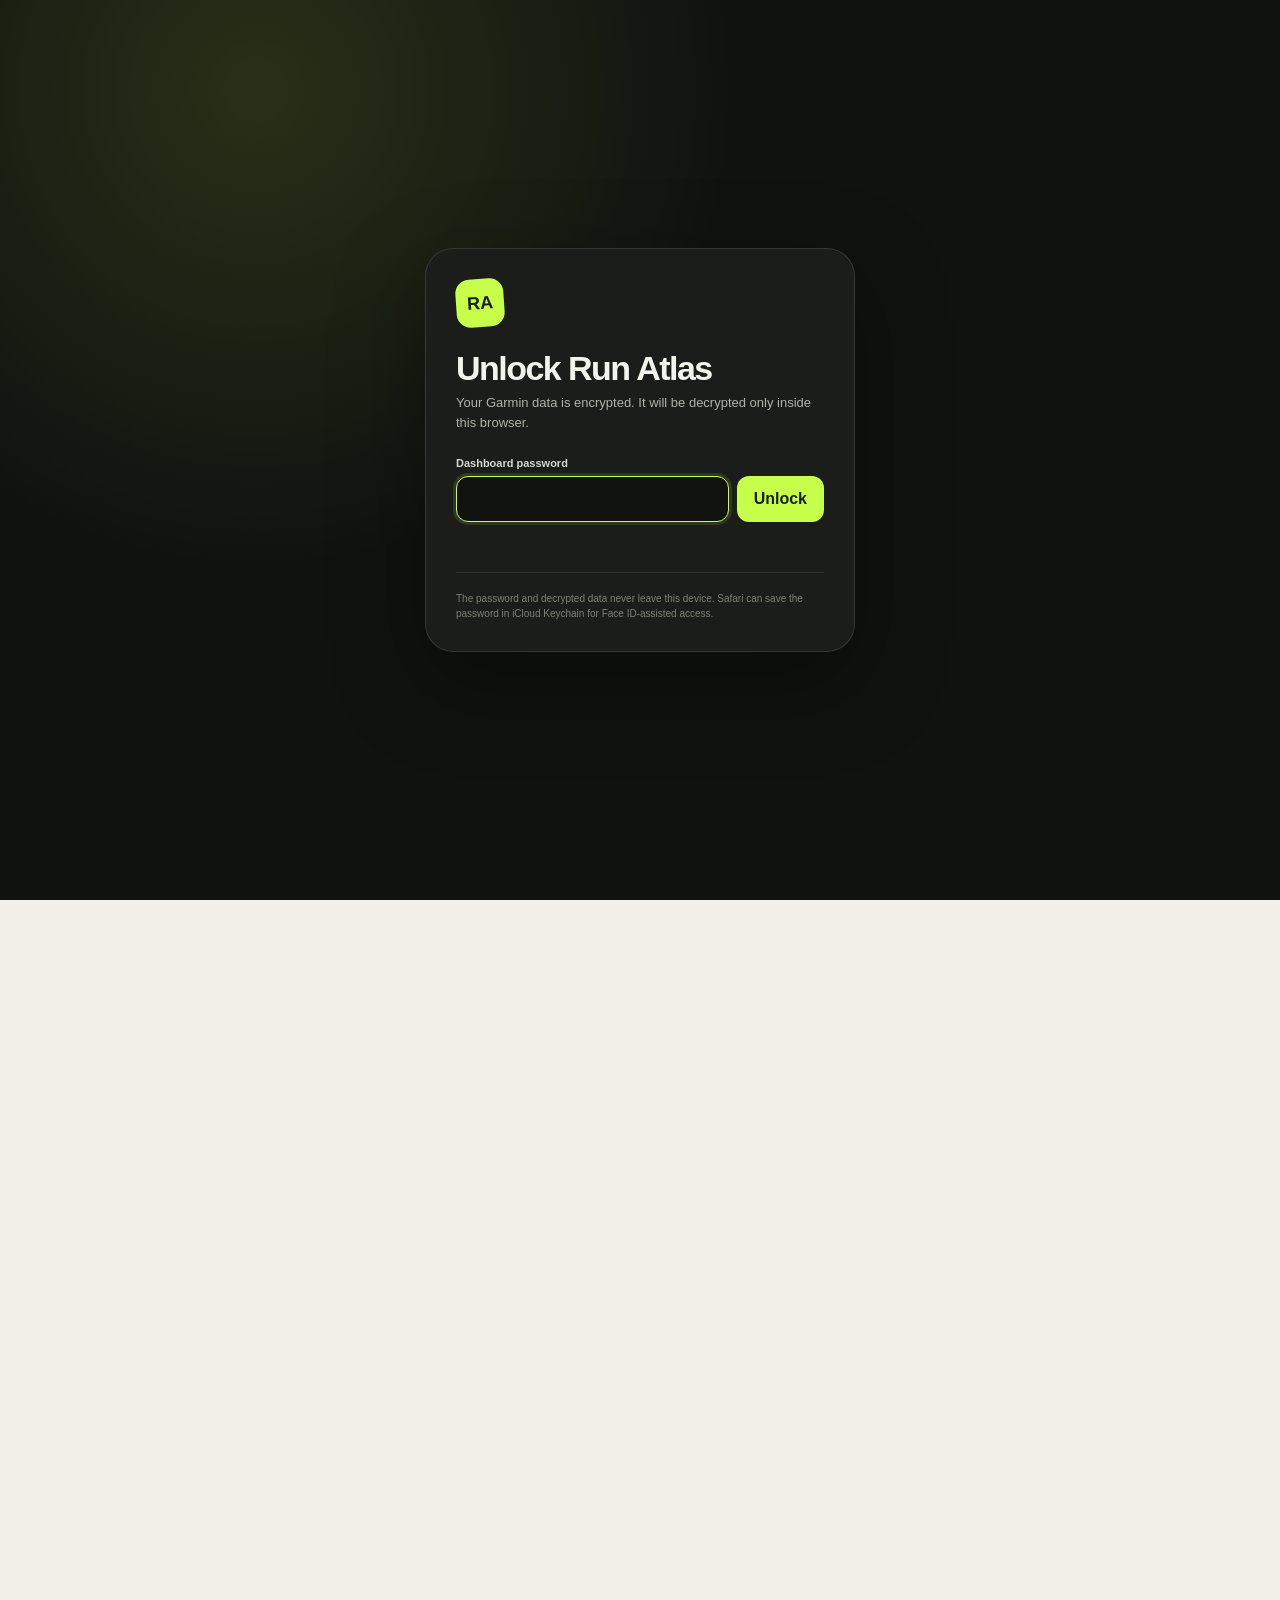
<file: docs/index.html>
<!doctype html>
<html lang="en">
<head>
<meta name="robots" content="noindex,nofollow">
<meta name="referrer" content="no-referrer">
<meta name="theme-color" content="#101210">
<meta name="apple-mobile-web-app-capable" content="yes">
<meta name="apple-mobile-web-app-status-bar-style" content="black-translucent">
<meta name="apple-mobile-web-app-title" content="Run Atlas">
<link rel="manifest" href="manifest.webmanifest">
<link rel="icon" href="icon.svg" type="image/svg+xml">
<link rel="stylesheet" href="unlock.css">

<meta charset="utf-8">
<meta name="viewport" content="width=device-width, initial-scale=1">
<title>Run Atlas</title>
<style>
  :root {
    color-scheme: light;
    --page: #f2f0e9;
    --surface: #fffef9;
    --surface-2: #e9e6dc;
    --ink: #151712;
    --muted: #696c63;
    --faint: #96998f;
    --line: rgba(21, 23, 18, .12);
    --hero: #171b16;
    --hero-ink: #f7f7ef;
    --lime: #c7ff4a;
    --blue: #527dff;
    --teal: #1aa87d;
    --orange: #ef7e42;
    --rose: #d75b67;
    --violet: #9c78ff;
    --shadow: 0 22px 65px rgba(31, 34, 27, .09);
    --radius: 22px;
  }
  :root[data-theme="dark"] {
    color-scheme: dark;
    --page: #101210;
    --surface: #1a1d19;
    --surface-2: #252920;
    --ink: #f2f3eb;
    --muted: #b1b5aa;
    --faint: #7d8277;
    --line: rgba(255, 255, 255, .11);
    --hero: #e9eee2;
    --hero-ink: #111510;
    --lime: #b6ed3f;
    --blue: #7898ff;
    --teal: #41c99d;
    --orange: #ff9864;
    --rose: #f17a86;
    --violet: #b59aff;
    --shadow: 0 24px 70px rgba(0, 0, 0, .28);
  }
  @media (prefers-color-scheme: dark) {
    :root:not([data-theme]) {
      color-scheme: dark;
      --page: #101210;
      --surface: #1a1d19;
      --surface-2: #252920;
      --ink: #f2f3eb;
      --muted: #b1b5aa;
      --faint: #7d8277;
      --line: rgba(255, 255, 255, .11);
      --hero: #e9eee2;
      --hero-ink: #111510;
      --lime: #b6ed3f;
      --blue: #7898ff;
      --teal: #41c99d;
      --orange: #ff9864;
      --rose: #f17a86;
      --violet: #b59aff;
      --shadow: 0 24px 70px rgba(0, 0, 0, .28);
    }
  }

  * { box-sizing: border-box; }
  html { scroll-behavior: smooth; }
  body {
    margin: 0;
    padding: 0 20px 76px;
    background:
      radial-gradient(circle at 7% -4%, color-mix(in srgb, var(--lime) 13%, transparent), transparent 30rem),
      var(--page);
    color: var(--ink);
    font-family: ui-sans-serif, -apple-system, BlinkMacSystemFont, "Segoe UI", sans-serif;
    -webkit-font-smoothing: antialiased;
  }
  button { font: inherit; }
  .wrap { width: min(1200px, 100%); margin: 0 auto; }
  .mono { font-variant-numeric: tabular-nums; }

  header { min-height: 92px; display: flex; align-items: center; gap: 14px; }
  .brand { display: flex; align-items: center; gap: 11px; font-size: 14px; font-weight: 760; }
  .brand-mark {
    width: 31px; height: 31px; display: grid; place-items: center; border-radius: 9px;
    background: var(--ink); color: var(--page); font-size: 10px; letter-spacing: -.04em;
    transform: rotate(-4deg);
  }
  .updated { color: var(--faint); font-size: 11px; }
  .spacer { flex: 1; }
  .theme-btn {
    padding: 8px 13px; border: 1px solid var(--line); border-radius: 999px;
    color: var(--ink); background: color-mix(in srgb, var(--surface) 82%, transparent); cursor: pointer;
  }

  .hero {
    position: relative; overflow: hidden; padding: clamp(26px, 5vw, 58px);
    background: var(--hero); color: var(--hero-ink); border-radius: 34px; box-shadow: var(--shadow);
  }
  .hero::after {
    content: ""; position: absolute; width: 480px; height: 480px; border-radius: 50%;
    right: -170px; top: -250px; background: var(--lime); opacity: .13;
  }
  .periods { position: relative; z-index: 2; display: flex; gap: 5px; flex-wrap: wrap; margin-bottom: 48px; }
  .periods button {
    border: 1px solid color-mix(in srgb, var(--hero-ink) 18%, transparent);
    border-radius: 999px; padding: 8px 12px; color: color-mix(in srgb, var(--hero-ink) 64%, transparent);
    background: transparent; font-size: 11px; cursor: pointer;
  }
  .periods button.active { color: #17200b; background: var(--lime); border-color: var(--lime); font-weight: 760; }
  .hero-grid { position: relative; z-index: 1; display: grid; grid-template-columns: 1.25fr .75fr; gap: 50px; align-items: end; }
  .hero-eyebrow { color: color-mix(in srgb, var(--hero-ink) 56%, transparent); font-size: 11px; font-weight: 800; letter-spacing: .11em; text-transform: uppercase; }
  .distance {
    display: flex; align-items: end; gap: 12px; margin: 12px 0 16px;
    font-size: clamp(86px, 15vw, 168px); line-height: .72; font-weight: 790; letter-spacing: -.085em;
  }
  .distance span { padding-bottom: .08em; font-size: clamp(18px, 2.5vw, 30px); letter-spacing: 0; color: color-mix(in srgb, var(--hero-ink) 62%, transparent); }
  .hero-summary { color: color-mix(in srgb, var(--hero-ink) 68%, transparent); font-size: 13px; }
  .hero-aside {
    padding: 20px; border: 1px solid color-mix(in srgb, var(--hero-ink) 15%, transparent);
    border-radius: 20px; background: color-mix(in srgb, var(--hero-ink) 5%, transparent);
  }
  .aside-label { color: color-mix(in srgb, var(--hero-ink) 50%, transparent); font-size: 10px; letter-spacing: .09em; text-transform: uppercase; }
  .aside-value { margin: 8px 0 5px; font-size: 26px; font-weight: 720; letter-spacing: -.035em; }
  .aside-sub { color: color-mix(in srgb, var(--hero-ink) 58%, transparent); font-size: 11px; line-height: 1.5; }
  .hero-stats {
    position: relative; z-index: 1; display: grid; grid-template-columns: repeat(5, 1fr);
    margin-top: 44px; padding-top: 22px; border-top: 1px solid color-mix(in srgb, var(--hero-ink) 15%, transparent);
  }
  .hero-stat { padding-right: 14px; }
  .hero-stat .label { color: color-mix(in srgb, var(--hero-ink) 46%, transparent); font-size: 9px; letter-spacing: .08em; text-transform: uppercase; }
  .hero-stat .value { margin-top: 5px; font-size: clamp(17px, 2vw, 23px); font-weight: 680; letter-spacing: -.02em; }
  .hero-stat .sub { margin-top: 3px; color: color-mix(in srgb, var(--hero-ink) 42%, transparent); font-size: 9px; }

  .section { margin-top: 54px; }
  .section-head { display: flex; justify-content: space-between; align-items: end; gap: 24px; margin-bottom: 16px; }
  .kicker { color: var(--blue); font-size: 10px; font-weight: 820; letter-spacing: .11em; text-transform: uppercase; }
  h2 { margin: 5px 0 0; font-size: clamp(25px, 3vw, 35px); line-height: 1; letter-spacing: -.045em; }
  .section-note { max-width: 48ch; color: var(--muted); font-size: 11px; line-height: 1.5; text-align: right; }
  .card { padding: 22px; border: 1px solid var(--line); border-radius: var(--radius); background: var(--surface); }
  .card-title { font-size: 14px; font-weight: 740; letter-spacing: -.02em; }
  .card-sub { margin-top: 4px; color: var(--muted); font-size: 11px; line-height: 1.5; }
  .grid-2 { display: grid; grid-template-columns: repeat(2, minmax(0, 1fr)); gap: 12px; }

  .chart { display: block; width: 100%; height: auto; margin-top: 17px; overflow: visible; }
  .grid-line { stroke: var(--line); stroke-width: 1; }
  .axis-label { fill: var(--faint); font-size: 9px; }
  .trend-line { fill: none; stroke-linecap: round; stroke-linejoin: round; stroke-width: 3; }
  .chart-caption { display: flex; justify-content: space-between; gap: 12px; margin-top: 7px; color: var(--muted); font-size: 10px; }

  .easy-share { display: flex; align-items: end; gap: 12px; margin-top: 16px; }
  .easy-share-value { font-size: clamp(48px, 6vw, 72px); line-height: .82; font-weight: 760; letter-spacing: -.06em; }
  .easy-share-label { max-width: 18ch; padding-bottom: 6px; color: var(--muted); font-size: 12px; line-height: 1.35; }
  .zone-track { display: flex; gap: 3px; height: 16px; margin: 18px 0 18px; border-radius: 999px; overflow: hidden; background: var(--surface-2); }
  .zone-segment { min-width: 2px; height: 100%; }
  .zone-legend { display: grid; grid-template-columns: repeat(3, 1fr); gap: 10px; }
  .zone-item { font-size: 10px; color: var(--muted); }
  .zone-item strong { display: block; margin-bottom: 3px; color: var(--ink); font-size: 18px; }
  .swatch { display: inline-block; width: 7px; height: 7px; margin-right: 5px; border-radius: 2px; }

  .vo2-card {
    display: grid; grid-template-columns: minmax(280px, .75fr) minmax(0, 1.25fr);
    gap: clamp(26px, 5vw, 64px); align-items: center; overflow: hidden;
  }
  .vo2-gauge-wrap { position: relative; width: min(330px, 100%); margin: 0 auto; }
  .vo2-gauge { display: block; width: 100%; height: auto; overflow: visible; }
  .vo2-gauge path { fill: none; stroke-width: 12; }
  .vo2-marker { stroke: var(--surface); stroke-width: 4; }
  .vo2-reading {
    position: absolute; inset: 29% 0 auto; display: flex; flex-direction: column;
    align-items: center; pointer-events: none;
  }
  .vo2-reading strong { font-size: 62px; line-height: 1; font-weight: 530; letter-spacing: -.055em; }
  .vo2-reading span { margin-top: 12px; font-size: 18px; }
  .long-card {
    display: grid; grid-template-columns: minmax(180px, .4fr) minmax(0, 1.6fr);
    gap: clamp(20px, 4vw, 48px); align-items: center;
  }
  .long-kicker { color: var(--muted); font-size: 12px; }
  .long-distance {
    display: flex; align-items: end; gap: 8px; margin: 8px 0 6px;
    font-size: clamp(56px, 8vw, 84px); line-height: .8; font-weight: 720; letter-spacing: -.06em;
  }
  .long-distance span { padding-bottom: .12em; font-size: 18px; letter-spacing: 0; color: var(--muted); font-weight: 560; }
  .long-status { font-size: clamp(22px, 3vw, 32px); letter-spacing: -.04em; line-height: 1.05; }
  .long-note { margin-top: 10px; color: var(--muted); font-size: 13px; }
  .long-road { display: block; width: 100%; height: auto; overflow: visible; }
  .long-road-base { fill: var(--surface-2); }
  .long-road-fill { }
  .long-tick { stroke: var(--faint); stroke-width: 1.5; }
  .long-tick-label { fill: var(--faint); font-size: 11px; }

  .vo2-title { display: flex; align-items: center; gap: 9px; color: var(--muted); font-size: 12px; }
  .vo2-title-mark { color: var(--teal); font-size: 18px; }
  .vo2-context h3 { margin: 10px 0 8px; font-size: clamp(25px, 3vw, 36px); letter-spacing: -.045em; }
  .vo2-copy { max-width: 58ch; color: var(--muted); font-size: 12px; line-height: 1.6; }
  .vo2-facts { display: grid; grid-template-columns: repeat(2, minmax(0, 1fr)); gap: 10px; margin-top: 24px; }
  .vo2-fact { padding: 13px 14px; border-radius: 14px; background: var(--surface-2); }
  .vo2-fact .label { color: var(--faint); font-size: 9px; letter-spacing: .07em; text-transform: uppercase; }
  .vo2-fact .value { margin-top: 5px; font-size: 17px; font-weight: 690; letter-spacing: -.025em; }

  .latest-card {
    display: grid; grid-template-columns: minmax(0, .8fr) minmax(0, 1.2fr); gap: 38px;
    color: var(--hero-ink); background: var(--hero);
  }
  .latest-card .kicker { color: var(--lime); }
  .latest-distance { margin: 18px 0 3px; font-size: 56px; font-weight: 760; letter-spacing: -.065em; }
  .latest-distance span { font-size: 15px; letter-spacing: 0; color: color-mix(in srgb, var(--hero-ink) 55%, transparent); }
  .latest-title { color: color-mix(in srgb, var(--hero-ink) 62%, transparent); font-size: 12px; }
  .latest-stat-grid { display: grid; grid-template-columns: repeat(2, 1fr); gap: 18px 12px; margin-top: 28px; }
  .latest-stat .label { color: color-mix(in srgb, var(--hero-ink) 43%, transparent); font-size: 9px; text-transform: uppercase; letter-spacing: .08em; }
  .latest-stat .value { margin-top: 3px; font-size: 18px; font-weight: 670; }
  .read-card { padding: 18px; border-radius: 16px; background: color-mix(in srgb, var(--hero-ink) 7%, transparent); }
  .read-label { color: var(--lime); font-size: 9px; font-weight: 820; letter-spacing: .09em; text-transform: uppercase; }
  .read-text { margin-top: 8px; color: color-mix(in srgb, var(--hero-ink) 78%, transparent); font-size: 12px; line-height: 1.6; }
  .economy-grid { display: grid; grid-template-columns: repeat(3, 1fr); gap: 8px; margin-top: 14px; }
  .economy {
    min-height: 100px; padding: 13px; border-radius: 14px;
    border: 1px solid color-mix(in srgb, var(--hero-ink) 12%, transparent);
  }
  .economy .label { color: color-mix(in srgb, var(--hero-ink) 45%, transparent); font-size: 9px; }
  .economy .value { margin-top: 8px; font-size: 22px; font-weight: 690; }
  .economy .value span { font-size: 10px; color: color-mix(in srgb, var(--hero-ink) 48%, transparent); }
  .economy .delta { margin-top: 4px; color: color-mix(in srgb, var(--hero-ink) 50%, transparent); font-size: 9px; }
  .economy .delta.good { color: var(--lime); }
  .economy .delta.watch { color: var(--orange); }

  .recovery-grid { display: grid; grid-template-columns: repeat(6, minmax(0, 1fr)); gap: 10px; }
  .recovery-card { min-height: 152px; padding: 16px; border: 1px solid var(--line); border-radius: 18px; background: var(--surface); }
  .recovery-label { min-height: 28px; color: var(--muted); font-size: 10px; line-height: 1.35; }
  .recovery-value { margin-top: 11px; font-size: 28px; font-weight: 730; letter-spacing: -.045em; }
  .recovery-value span { font-size: 10px; color: var(--muted); letter-spacing: 0; }
  .recovery-sub { margin-top: 5px; color: var(--faint); font-size: 9px; line-height: 1.4; }
  .mini-bars { display: flex; align-items: end; gap: 3px; height: 27px; margin-top: 14px; }
  .mini-bars i { flex: 1; min-width: 2px; border-radius: 2px 2px 0 0; background: var(--blue); opacity: .65; }
  .empty-value { color: var(--faint); }

  .table-wrap { overflow-x: auto; }
  table { width: 100%; border-collapse: collapse; margin-top: 5px; font-size: 11px; }
  th, td { padding: 12px 9px; border-bottom: 1px solid var(--line); white-space: nowrap; text-align: left; }
  th { color: var(--faint); font-size: 8px; font-weight: 780; letter-spacing: .08em; text-transform: uppercase; }
  td.num, th.num { text-align: right; font-variant-numeric: tabular-nums; }
  tbody tr:first-child { background: color-mix(in srgb, var(--lime) 11%, transparent); }
  tbody tr.run-row { cursor: pointer; }
  tbody tr.run-row:hover { background: color-mix(in srgb, var(--blue) 10%, transparent); }
  tbody tr.run-row:focus-visible { outline: 2px solid var(--blue); outline-offset: -2px; }
  tbody tr:last-child td { border-bottom: 0; }
  .latest-tag { margin-left: 5px; color: var(--teal); font-size: 8px; font-weight: 800; text-transform: uppercase; }
  .open-run {
    margin-top: 16px; padding: 8px 12px; border: 1px solid var(--line); border-radius: 999px;
    background: var(--surface-2); color: var(--ink); cursor: pointer; font-size: 11px; font-weight: 700;
  }
  .run-sheet { position: fixed; inset: 0; z-index: 30; }
  .run-sheet[hidden] { display: none; }
  .run-sheet-backdrop { position: absolute; inset: 0; background: rgba(16, 18, 16, .55); }
  .run-sheet-panel {
    position: absolute; top: 0; right: 0; bottom: 0; width: min(760px, 100%);
    overflow: auto; padding: 22px 22px 48px; background: var(--page); color: var(--ink);
    box-shadow: var(--shadow);
  }
  .run-sheet-top { display: flex; justify-content: space-between; gap: 16px; align-items: start; }
  .run-sheet-kicker { color: var(--blue); font-size: 10px; font-weight: 820; letter-spacing: .11em; text-transform: uppercase; }
  .run-sheet-panel h3 { margin: 6px 0 0; font-size: clamp(28px, 4vw, 40px); letter-spacing: -.045em; }
  .run-sheet-meta { margin-top: 8px; color: var(--muted); font-size: 13px; }
  .run-close {
    padding: 8px 12px; border: 1px solid var(--line); border-radius: 999px;
    background: var(--surface); color: var(--ink); cursor: pointer;
  }
  .run-insight { margin: 22px 0; padding: 16px 18px; border-radius: 18px; background: var(--surface); border: 1px solid var(--line); font-size: 14px; line-height: 1.5; }
  .run-facts { display: grid; grid-template-columns: repeat(3, minmax(0, 1fr)); gap: 10px; margin-bottom: 8px; }
  .run-fact { padding: 12px 14px; border-radius: 14px; background: var(--surface); border: 1px solid var(--line); }
  .run-fact .label { color: var(--faint); font-size: 9px; letter-spacing: .07em; text-transform: uppercase; }
  .run-fact .value { margin-top: 4px; font-size: 18px; font-weight: 700; }
  .run-compare { width: 100%; border-collapse: collapse; margin-top: 8px; font-size: 12px; }
  .run-compare th, .run-compare td { padding: 8px 6px; border-bottom: 1px solid var(--line); text-align: left; }
  .run-compare th { color: var(--faint); font-size: 9px; letter-spacing: .06em; text-transform: uppercase; }
  .run-compare td.num, .run-compare th.num { text-align: right; }

  footer { display: flex; justify-content: space-between; gap: 20px; margin-top: 50px; color: var(--faint); font-size: 9px; line-height: 1.5; }

  @media (max-width: 900px) {
    .hero-grid, .vo2-card, .latest-card, .long-card { grid-template-columns: 1fr; }
    .hero-aside { max-width: 520px; }
    .recovery-grid { grid-template-columns: repeat(3, 1fr); }
    .economy-grid { grid-template-columns: repeat(2, 1fr); }
  }
  @media (max-width: 700px) {
    .hero-stats { grid-template-columns: repeat(3, 1fr); row-gap: 20px; }
    .grid-2 { grid-template-columns: 1fr; }
    .section-head { flex-direction: column; align-items: start; }
    .section-note { text-align: left; }
  }
  @media (max-width: 520px) {
    body { padding: 0 12px 50px; }
    header { min-height: 76px; }
    .updated { display: none; }
    .hero { padding: 24px 20px; border-radius: 24px; }
    .periods { margin-bottom: 38px; }
    .distance { font-size: 86px; }
    .hero-stats { grid-template-columns: repeat(2, 1fr); }
    .recovery-grid, .run-facts { grid-template-columns: repeat(2, 1fr); }
    .economy-grid { grid-template-columns: 1fr; }
    footer { flex-direction: column; }
  }
</style>
</head>
<body class="locked">
<div class="unlock-screen" id="unlock-screen">
  <main class="unlock-card">
    <div class="unlock-mark">RA</div>
    <h1>Unlock Run Atlas</h1>
    <p>Your Garmin data is encrypted. It will be decrypted only inside this browser.</p>
    <form id="unlock-form">
      <label for="unlock-password">Dashboard password</label>
      <div class="unlock-row">
        <input id="unlock-password" type="password" autocomplete="current-password"
               autocapitalize="none" spellcheck="false" required>
        <button id="unlock-submit" type="submit">Unlock</button>
      </div>
      <div class="unlock-error" id="unlock-error" role="alert" aria-live="polite"></div>
    </form>
    <div class="unlock-privacy">
      The password and decrypted data never leave this device. Safari can save
      the password in iCloud Keychain for Face ID-assisted access.
    </div>
  </main>
</div>

<div class="wrap">
  <header>
    <div class="brand"><span class="brand-mark">RA</span> Run Atlas</div>
    <span class="updated" id="updated"></span>
    <span class="spacer"></span>
    <button class="theme-btn" id="theme-btn" type="button" aria-label="Toggle color theme">Theme</button>
  </header>

  <main>
    <section class="hero" aria-labelledby="hero-label">
      <div class="periods" aria-label="Dashboard period">
        <button type="button" data-period="week">This week</button>
        <button type="button" data-period="30d" class="active">Last 30 days</button>
        <button type="button" data-period="block">Current block</button>
      </div>
      <div class="hero-grid">
        <div>
          <div class="hero-eyebrow" id="hero-label">Rolling 30 days</div>
          <div class="distance mono"><b id="hero-km">–</b><span>km</span></div>
          <div class="hero-summary" id="hero-summary"></div>
        </div>
        <div class="hero-aside">
          <div class="aside-label">Rhythm of the period</div>
          <div class="aside-value mono" id="weekly-rate">–</div>
          <div class="aside-sub" id="period-note"></div>
        </div>
      </div>
      <div class="hero-stats" id="hero-stats"></div>
    </section>

    <section class="section" aria-labelledby="momentum-title">
      <div class="section-head">
        <div><div class="kicker">Volume & effort</div><h2 id="momentum-title">Training rhythm</h2></div>
        <div class="section-note">A descriptive view of what happened—distance, frequency and effort distribution—with no goal or target imposed.</div>
      </div>
      <div class="grid-2">
        <article class="card">
          <div class="card-title">Weekly distance</div>
          <div class="card-sub">Bar is the week’s total. The dot marks the longest run that week.</div>
          <div id="weekly-chart"></div>
        </article>
        <article class="card">
          <div class="card-title">Heart-rate zone mix</div>
          <div class="card-sub" id="zone-sub">Time spent at each effort level in the selected period.</div>
          <div id="zones"></div>
        </article>
      </div>
    </section>

    <section class="section" aria-labelledby="vo2-title">
      <div class="section-head">
        <div><div class="kicker">Aerobic capacity</div><h2 id="vo2-title">Running VO₂ max</h2></div>
        <div class="section-note">Garmin’s latest running estimate, refreshed with every sync and shown with its recent context.</div>
      </div>
      <article class="card vo2-card">
        <div class="vo2-gauge-wrap">
          <svg class="vo2-gauge" id="vo2-gauge" viewBox="0 0 300 250" role="img" aria-label="Running VO2 max gauge"></svg>
          <div class="vo2-reading">
            <strong class="mono" id="vo2-value">–</strong>
            <span id="vo2-category"></span>
          </div>
        </div>
        <div class="vo2-context">
          <div class="vo2-title"><span class="vo2-title-mark">●</span> Latest Garmin running estimate</div>
          <h3 id="vo2-headline">Aerobic capacity</h3>
          <div class="vo2-copy" id="vo2-copy"></div>
          <div class="vo2-facts" id="vo2-facts"></div>
        </div>
      </article>
    </section>

    <section class="section" aria-labelledby="long-title">
      <div class="section-head">
        <div><div class="kicker">One continuous run</div><h2 id="long-title">Half marathon distance</h2></div>
        <div class="section-note">The road is 21.1 km. The marker is the furthest you have gone in a single run.</div>
      </div>
      <article class="card long-card">
        <div>
          <div class="long-kicker">Longest single run</div>
          <div class="long-distance mono"><b id="long-km">–</b><span>km</span></div>
          <div class="long-status" id="long-status">Building</div>
          <div class="long-note" id="long-note"></div>
        </div>
        <svg class="long-road" id="long-road" viewBox="0 0 680 150" role="img" aria-label="Progress of the longest run toward 21.1 kilometres"></svg>
      </article>
    </section>

    <section class="section" aria-labelledby="latest-title">
      <div class="section-head">
        <div><div class="kicker">Most recent activity</div><h2 id="latest-title">Latest run</h2></div>
        <div class="section-note">Cadence and form remain visible here, interpreted alongside speed and cardiovascular cost rather than used as a standalone score.</div>
      </div>
      <article class="card latest-card">
        <div>
          <div class="kicker" id="latest-date"></div>
          <div class="latest-distance mono"><b id="latest-km">–</b><span> km</span></div>
          <div class="latest-title" id="latest-name"></div>
          <div class="latest-stat-grid" id="latest-stats"></div>
          <button class="open-run" id="open-latest" type="button">Open this run</button>
        </div>
        <div>
          <div class="read-card">
            <div class="read-label">The useful read</div>
            <div class="read-text" id="coach-read"></div>
          </div>
          <div class="economy-grid" id="economy-grid"></div>
        </div>
      </article>
    </section>

    <section class="section" aria-labelledby="recovery-title">
      <div class="section-head">
        <div><div class="kicker">Daily Garmin signals</div><h2 id="recovery-title">Recovery window</h2></div>
        <div class="section-note" id="recovery-note">Latest available reading with a seven-day mini history. Missing device metrics stay blank instead of being guessed.</div>
      </div>
      <div class="recovery-grid" id="recovery-grid"></div>
    </section>

    <section class="section" aria-labelledby="form-title">
      <div class="section-head">
        <div><div class="kicker">Running economy</div><h2 id="form-title">Form over time</h2></div>
        <div class="section-note">Block-scoped trends make changes visible without projecting them into unsupported future outcomes.</div>
      </div>
      <div class="grid-2">
        <article class="card">
          <div class="card-title">Cadence progression</div>
          <div class="card-sub">Steps per minute on each eligible run. Latest: <strong id="cadence-latest"></strong></div>
          <div id="cadence-chart"></div>
        </article>
        <article class="card">
          <div class="card-title">Aerobic efficiency</div>
          <div class="card-sub">Metres travelled per heartbeat. Higher means more ground for the same cardiovascular cost.</div>
          <div id="efficiency-chart"></div>
        </article>
      </div>
      <article class="card" style="margin-top:12px">
        <div class="card-title">Pace trend</div>
        <div class="card-sub">Every run in this block. Faster is higher. The line shows whether everyday pace is coming down.</div>
        <div id="easy-pace-chart"></div>
      </article>
    </section>

    <section class="section" aria-labelledby="log-title">
      <div class="section-head">
        <div><div class="kicker">Selected period</div><h2 id="log-title">Run log</h2></div>
        <div class="section-note" id="log-note">Select a run to see pace, heart rate, and form kilometre by kilometre.</div>
      </div>
      <div class="card table-wrap">
        <table>
          <thead><tr>
            <th>Date</th><th class="num">Distance</th><th class="num">Time</th><th class="num">Pace</th>
            <th class="num">HR</th><th class="num">Cadence</th><th class="num">Power</th>
            <th class="num">Vert. ratio</th><th class="num">Load</th>
          </tr></thead>
          <tbody id="log-body"></tbody>
        </table>
      </div>
    </section>
  </main>

  <div id="run-sheet" class="run-sheet" hidden>
    <div class="run-sheet-backdrop" id="run-sheet-backdrop"></div>
    <div class="run-sheet-panel" role="dialog" aria-modal="true" aria-labelledby="run-sheet-title">
      <div class="run-sheet-top">
        <div>
          <div class="run-sheet-kicker">Run history</div>
          <h3 id="run-sheet-title">Run</h3>
          <div class="run-sheet-meta" id="run-sheet-meta"></div>
        </div>
        <button class="run-close" id="run-sheet-close" type="button">Close</button>
      </div>
      <div class="run-insight" id="run-sheet-insight"></div>
      <div id="run-sheet-charts"></div>
      <div class="card-title" style="margin-top:22px">That morning</div>
      <div class="card-sub">Sleep, HRV, and readiness recorded for this date. Blank means the watch did not store it.</div>
      <div class="run-facts" id="run-sheet-morning"></div>
      <div class="card-title" style="margin-top:22px">Similar distance</div>
      <div class="card-sub" id="run-sheet-similar-note">Recent runs close in distance, newest first.</div>
      <div class="card table-wrap"><table class="run-compare" id="run-sheet-similar"></table></div>
    </div>
  </div>

  <footer>
    <span>Personal Garmin dashboard · generated locally · no AI required</span>
    <span>Compare form metrics at similar pace and terrain; no single number defines running economy.</span>
  </footer>
</div>

<script id="dashboard-data" type="application/json"></script>
<script>
function startDashboard(DATA) {
  const SNAP = DATA.snapshot;
  const LATEST = SNAP.run;
  const ANCHOR = new Date(LATEST.datetime);
  let activePeriod = '30d';

  const $ = id => document.getElementById(id);
  const sum = (rows, fn) => rows.reduce((total, row) => total + (fn(row) || 0), 0);
  const average = values => values.length ? values.reduce((a, b) => a + b, 0) / values.length : null;
  function el(tag, cls, value) {
    const node = document.createElement(tag);
    if (cls) node.className = cls;
    if (value != null) node.textContent = value;
    return node;
  }
  function fmtPace(value) {
    if (value == null) return '–';
    let minutes = Math.floor(value), seconds = Math.round((value - minutes) * 60);
    if (seconds === 60) { minutes += 1; seconds = 0; }
    return minutes + ':' + String(seconds).padStart(2, '0');
  }
  function fmtDuration(minutes) {
    if (minutes == null) return '–';
    const hours = Math.floor(minutes / 60), mins = Math.round(minutes % 60);
    return hours ? `${hours}h ${mins}m` : `${mins}m`;
  }
  function signed(value, digits) {
    if (value == null) return '–';
    return (value > 0 ? '+' : '') + value.toFixed(digits);
  }
  function shortDate(value) {
    return new Date(value + 'T12:00:00').toLocaleDateString(undefined, { day: 'numeric', month: 'short' });
  }
  function monday(date) {
    const result = new Date(date);
    result.setHours(0, 0, 0, 0);
    result.setDate(result.getDate() - ((result.getDay() + 6) % 7));
    return result;
  }
  function periodRuns(key) {
    if (key === 'block') return DATA.runs.filter(run => run.in_block);
    const start = key === 'week' ? monday(ANCHOR) : new Date(ANCHOR.getTime() - 30 * 86400000);
    return DATA.runs.filter(run => {
      const time = new Date(run.datetime);
      return time >= start && time <= ANCHOR;
    });
  }
  function weighted(rows, field, weight) {
    const valid = rows.filter(row => row[field] != null && row[weight] > 0);
    const denominator = sum(valid, row => row[weight]);
    return denominator ? sum(valid, row => row[field] * row[weight]) / denominator : null;
  }
  function aggregate(rows, key) {
    const km = sum(rows, row => row.dist_km);
    const minutes = sum(rows, row => row.dur_min);
    const comparable = rows.filter(row => row.trend_eligible);
    const dates = rows.map(row => new Date(row.datetime));
    let spanDays = key === 'week' ? 7 : key === '30d' ? 30 : dates.length
      ? Math.max(7, (Math.max(...dates) - Math.min(...dates)) / 86400000 + 1) : 7;
    const zones = [0, 0, 0, 0, 0];
    rows.forEach(row => (row.hr_zones || []).forEach((value, i) => zones[i] += value || 0));
    return {
      km, minutes, count: rows.length, zones,
      longest: rows.length ? Math.max(...rows.map(row => row.dist_km)) : 0,
      cadence: weighted(comparable, 'cadence', 'dur_min'),
      pace: weighted(comparable, 'pace', 'dist_km'),
      hr: weighted(comparable, 'avg_hr', 'dur_min'),
      elevation: sum(rows, row => row.elev_gain),
      load: sum(rows, row => row.training_load),
      weeklyRate: km / spanDays * 7
    };
  }

  function renderHero() {
    const rows = periodRuns(activePeriod);
    const stats = aggregate(rows, activePeriod);
    const labels = {
      week: `Week of ${shortDate(monday(ANCHOR).toISOString().slice(0, 10))}`,
      '30d': `Rolling 30 days ending ${shortDate(LATEST.date)}`,
      block: `Current block since ${shortDate(DATA.block_start)}`
    };
    $('hero-label').textContent = labels[activePeriod];
    $('hero-km').textContent = stats.km.toFixed(1);
    $('hero-summary').textContent = `${stats.count} runs · ${fmtDuration(stats.minutes)} moving · longest ${stats.longest.toFixed(1)} km`;
    $('weekly-rate').textContent = stats.weeklyRate.toFixed(1) + ' km / week';
    $('period-note').textContent = activePeriod === 'week'
      ? 'Calendar week, Monday through the latest recorded activity.'
      : activePeriod === '30d'
        ? 'Rolling average across the selected 30-day window.'
        : `${DATA.block_run_count} runs without a break longer than 60 days.`;

    const heroStats = $('hero-stats');
    heroStats.innerHTML = '';
    [
      ['Cadence', stats.cadence != null ? stats.cadence.toFixed(0) + ' spm' : '–', `latest ${LATEST.cadence ? LATEST.cadence.toFixed(1) : '–'}`],
      ['Average pace', stats.pace != null ? fmtPace(stats.pace) + '/km' : '–', 'distance-weighted'],
      ['Average HR', stats.hr != null ? stats.hr.toFixed(0) + ' bpm' : '–', 'time-weighted'],
      ['Elevation', stats.elevation ? Math.round(stats.elevation) + ' m' : '–', 'total ascent'],
      ['Training load', stats.load ? Math.round(stats.load).toLocaleString() : '–', 'Garmin total']
    ].forEach(([label, value, sub]) => {
      const box = el('div', 'hero-stat');
      box.appendChild(el('div', 'label', label));
      box.appendChild(el('div', 'value mono', value));
      box.appendChild(el('div', 'sub', sub));
      heroStats.appendChild(box);
    });
    renderZones(stats.zones);
    renderLog(rows);
  }

  function renderWeekly() {
    const weekly = DATA.weekly.filter(week => week.week >= DATA.block_start).slice(-12);
    const host = $('weekly-chart');
    if (!weekly.length) return;
    const W = 560, H = 225, left = 34, right = 10, top = 20, bottom = 28;
    const max = Math.max(...weekly.map(week => week.km), 1) * 1.12;
    const slot = (W - left - right) / weekly.length;
    const y = value => top + (max - value) / max * (H - top - bottom);
    const svg = document.createElementNS('http://www.w3.org/2000/svg', 'svg');
    svg.setAttribute('viewBox', `0 0 ${W} ${H}`); svg.setAttribute('class', 'chart');
    svg.setAttribute('role', 'img'); svg.setAttribute('aria-label', 'Weekly running distance');
    [0, .5, 1].forEach(ratio => {
      const gy = top + ratio * (H - top - bottom);
      const line = document.createElementNS(svg.namespaceURI, 'line');
      [['x1', left], ['x2', W - right], ['y1', gy], ['y2', gy], ['class', 'grid-line']].forEach(([k, v]) => line.setAttribute(k, v));
      svg.appendChild(line);
      const label = document.createElementNS(svg.namespaceURI, 'text');
      label.setAttribute('x', 0); label.setAttribute('y', gy + 3); label.setAttribute('class', 'axis-label');
      label.textContent = (max - ratio * max).toFixed(0); svg.appendChild(label);
    });
    weekly.forEach((week, i) => {
      const bar = document.createElementNS(svg.namespaceURI, 'rect');
      const x = left + i * slot + slot * .16, width = slot * .68;
      bar.setAttribute('x', x); bar.setAttribute('y', y(week.km));
      bar.setAttribute('width', width); bar.setAttribute('height', Math.max(1, H - bottom - y(week.km)));
      bar.setAttribute('rx', 4); bar.setAttribute('fill', i === weekly.length - 1 ? 'var(--lime)' : 'var(--blue)');
      svg.appendChild(bar);
      if (week.long > 0) {
        const mark = document.createElementNS(svg.namespaceURI, 'circle');
        mark.setAttribute('cx', x + width - 1);
        mark.setAttribute('cy', y(Math.min(week.long, week.km)));
        mark.setAttribute('r', 4);
        mark.setAttribute('fill', 'var(--ink)');
        mark.setAttribute('stroke', 'var(--surface)');
        mark.setAttribute('stroke-width', 1.5);
        svg.appendChild(mark);
      }
      if (i % 2 === 0 || i === weekly.length - 1) {
        const label = document.createElementNS(svg.namespaceURI, 'text');
        label.setAttribute('x', x + width / 2); label.setAttribute('y', H - 6);
        label.setAttribute('text-anchor', 'middle'); label.setAttribute('class', 'axis-label');
        label.textContent = week.week.slice(5); svg.appendChild(label);
      }
    });
    host.appendChild(svg);
    const caption = el('div', 'chart-caption');
    caption.appendChild(el('span', null, 'Dot = longest run'));
    caption.appendChild(el('span', 'mono', 'Latest week ' + weekly[weekly.length - 1].km.toFixed(1) + ' km'));
    host.appendChild(caption);
  }

  function renderZones(zones) {
    const host = $('zones'); host.innerHTML = '';
    const bands = [zones[0] + zones[1], zones[2], zones[3] + zones[4]];
    const total = bands.reduce((a, b) => a + b, 0);
    if (!total) {
      host.appendChild(el('div', 'card-sub', 'No heart-rate zone data in this period.'));
      return;
    }
    const easyPct = 100 * bands[0] / total;
    const share = el('div', 'easy-share');
    share.appendChild(el('div', 'easy-share-value mono', easyPct.toFixed(0) + '%'));
    share.appendChild(el('div', 'easy-share-label', 'of this period was easy. Most minutes should live here.'));
    host.appendChild(share);
    const colors = ['var(--teal)', 'var(--orange)', 'var(--rose)'];
    const labels = ['Easy · Z1–2', 'Moderate · Z3', 'Hard · Z4–5'];
    const track = el('div', 'zone-track');
    bands.forEach((value, i) => {
      const segment = el('span', 'zone-segment');
      segment.style.width = (100 * value / total) + '%'; segment.style.background = colors[i];
      track.appendChild(segment);
    });
    host.appendChild(track);
    const legend = el('div', 'zone-legend');
    bands.forEach((value, i) => {
      const item = el('div', 'zone-item');
      item.appendChild(el('strong', 'mono', (100 * value / total).toFixed(0) + '%'));
      const swatch = el('span', 'swatch'); swatch.style.background = colors[i]; item.appendChild(swatch);
      item.appendChild(document.createTextNode(labels[i])); legend.appendChild(item);
    });
    host.appendChild(legend);
  }

  function renderVo2() {
    const history = (DATA.fitness && DATA.fitness.vo2_history) || [];
    const status = DATA.training_status || {};
    const latestHistory = history.length ? history[history.length - 1] : null;
    const precise = Number(status.vo2max != null ? status.vo2max : latestHistory && latestHistory.v);
    const gauge = $('vo2-gauge');

    if (!Number.isFinite(precise)) {
      $('vo2-value').textContent = '–';
      $('vo2-category').textContent = 'Not available';
      $('vo2-copy').textContent = 'Garmin has not supplied a running VO₂ max estimate yet.';
      return;
    }

    const min = 25, max = 65, startAngle = 140, endAngle = 400;
    const angleFor = value => startAngle + (endAngle - startAngle) *
      ((Math.max(min, Math.min(max, value)) - min) / (max - min));
    const point = angle => {
      const radians = angle * Math.PI / 180;
      return { x: 150 + 100 * Math.cos(radians), y: 130 + 100 * Math.sin(radians) };
    };
    const arc = (from, to) => {
      const a = point(from), b = point(to);
      return `M ${a.x.toFixed(2)} ${a.y.toFixed(2)} A 100 100 0 ${to - from > 180 ? 1 : 0} 1 ${b.x.toFixed(2)} ${b.y.toFixed(2)}`;
    };
    const ranges = [
      [25, 35, 'var(--rose)'],
      [35, 40, 'var(--orange)'],
      [40, 45, 'var(--teal)'],
      [45, 52, 'var(--blue)'],
      [52, 65, 'var(--violet)']
    ];
    ranges.forEach(([from, to, color]) => {
      const path = document.createElementNS(gauge.namespaceURI, 'path');
      path.setAttribute('d', arc(angleFor(from) + 1.5, angleFor(to) - 1.5));
      path.setAttribute('stroke', color);
      path.setAttribute('stroke-linecap', 'butt');
      gauge.appendChild(path);
    });

    const markerPoint = point(angleFor(precise));
    const marker = document.createElementNS(gauge.namespaceURI, 'circle');
    marker.setAttribute('cx', markerPoint.x);
    marker.setAttribute('cy', markerPoint.y);
    marker.setAttribute('r', 9);
    marker.setAttribute('fill', 'var(--teal)');
    marker.setAttribute('class', 'vo2-marker');
    gauge.appendChild(marker);

    const category = precise < 35 ? 'Low' : precise < 40 ? 'Fair'
      : precise < 47 ? 'Good' : precise < 53 ? 'Excellent' : 'Superior';
    $('vo2-value').textContent = Math.round(precise);
    $('vo2-category').textContent = category;
    $('vo2-headline').textContent = `${category} aerobic estimate`;
    $('vo2-copy').textContent =
      'VO₂ max estimates how much oxygen your body can use at hard running effort. Garmin recalculates it after qualifying activities, so this card follows the newest synced estimate automatically. Display bands are general context; Garmin’s exact classification can vary with profile and age.';

    const first = history.length ? history[0].v : null;
    const latestRunValue = latestHistory ? latestHistory.v : null;
    const feedback = status.feedback
      ? status.feedback.replace(/_\d+$/, '').replaceAll('_', ' ').toLowerCase()
          .replace(/\b\w/g, letter => letter.toUpperCase())
      : null;
    const facts = [
      ['Precise estimate', precise.toFixed(1)],
      ['Latest run value', latestRunValue != null ? latestRunValue.toFixed(0) : '–'],
      ['Current block change', first != null ? signed(precise - first, 1) : '–'],
      ['Garmin status', feedback || 'Not available']
    ];
    facts.forEach(([label, value]) => {
      const fact = el('div', 'vo2-fact');
      fact.appendChild(el('div', 'label', label));
      fact.appendChild(el('div', 'value mono', value));
      $('vo2-facts').appendChild(fact);
    });
  }

  function buildCoachRead() {
    const efficiency = SNAP.economy.find(metric => metric.field === 'efficiency');
    const cadenceDelta = SNAP.cadence.delta;
    const previous = SNAP.previous_run;
    const paceDelta = previous && previous.pace && LATEST.pace ? LATEST.pace - previous.pace : null;
    let opening;
    if (cadenceDelta != null && cadenceDelta > 2 && efficiency && efficiency.delta < 0) {
      opening = `Cadence was ${cadenceDelta.toFixed(1)} spm above the recent baseline, while aerobic efficiency was ${Math.abs(efficiency.delta).toFixed(2)} m/beat lower.`;
    } else if (cadenceDelta != null && efficiency && cadenceDelta > 1 && efficiency.delta > 0) {
      opening = 'Cadence and aerobic efficiency both moved up against their recent baselines.';
    } else {
      opening = `Cadence was ${Math.abs(cadenceDelta || 0).toFixed(1)} spm ${cadenceDelta >= 0 ? 'above' : 'below'} the recent baseline.`;
    }
    const pace = paceDelta != null ? ` Pace was ${Math.abs(paceDelta * 60).toFixed(0)} sec/km ${paceDelta > 0 ? 'slower' : 'faster'} than the prior run.` : '';
    const finish = LATEST.decoupling != null ? ` Back-half pace change: ${signed(LATEST.decoupling, 1)}%.` : '';
    return opening + pace + ' Read these together rather than chasing turnover alone.' + finish;
  }

  function renderLongRun() {
    const HALF = 21.1;
    const road = $('long-road');
    const runs = DATA.runs.filter(run => run.in_block && run.dist_km);
    if (!runs.length) {
      $('long-km').textContent = '–';
      $('long-status').textContent = 'No runs yet';
      return;
    }
    const longest = runs.reduce((best, run) => {
      if (run.dist_km > best.dist_km + 0.05) return run;
      if (Math.abs(run.dist_km - best.dist_km) <= 0.05 && run.datetime > best.datetime) return run;
      return best;
    });
    const covered = Math.min(longest.dist_km, HALF);
    const done = longest.dist_km >= HALF - 0.05;
    const laps = (longest.laps || []).filter(lap => lap.avg_hr != null && lap.distance_km >= 0.4);
    let body = 'unknown';
    if (laps.length >= 4) {
      const half = Math.floor(laps.length / 2);
      const mean = rows => average(rows.map(lap => lap.avg_hr));
      const rise = mean(laps.slice(half)) - mean(laps.slice(0, half));
      body = rise >= 8 ? 'hot' : 'calm';
    }
    const color = body === 'hot' ? 'var(--orange)' : 'var(--teal)';
    $('long-km').textContent = longest.dist_km.toFixed(1);
    $('long-status').textContent = done ? 'Distance covered' : 'Still short of 21.1';
    const phrase = body === 'hot' ? 'heart rate climbed in the second half'
      : body === 'calm' ? 'finish stayed calm'
      : 'heart-rate splits were not recorded';
    $('long-note').textContent = `${shortDate(longest.date)} · ${phrase}`;

    const ns = road.namespaceURI;
    const x0 = 16, x1 = 664, y = 62, h = 28;
    const span = x1 - x0;
    const at = km => x0 + span * (km / HALF);
    const fillW = Math.max(h, span * (covered / HALF));
    const add = (tag, attrs) => {
      const node = document.createElementNS(ns, tag);
      Object.entries(attrs).forEach(([key, value]) => node.setAttribute(key, value));
      road.appendChild(node);
      return node;
    };
    add('rect', { x: x0, y: y - h / 2, width: span, height: h, rx: h / 2, class: 'long-road-base' });
    add('rect', { x: x0, y: y - h / 2, width: fillW, height: h, rx: h / 2, fill: color });
    [10, 15, 21.1].forEach(km => {
      const x = at(km);
      add('line', { x1: x, x2: x, y1: y + h / 2 + 10, y2: y + h / 2 + 18, class: 'long-tick' });
      const label = add('text', { x, y: y + h / 2 + 36, 'text-anchor': 'middle', class: 'long-tick-label' });
      label.textContent = km === 21.1 ? '21.1' : String(km);
    });
    const markerX = x0 + fillW - h / 2;
    add('circle', { cx: markerX, cy: y, r: 16, fill: color, stroke: 'var(--surface)', 'stroke-width': 4 });
    add('circle', { cx: markerX, cy: y, r: 5, fill: 'var(--surface)' });
  }

  function renderLatest() {
    $('latest-date').textContent = shortDate(LATEST.date);
    $('latest-km').textContent = LATEST.dist_km.toFixed(2);
    $('latest-name').textContent = (LATEST.name || 'Run') + ' · ' + (LATEST.te_label || 'running').replaceAll('_', ' ').toLowerCase();
    const host = $('latest-stats');
    [
      ['Time', fmtDuration(LATEST.dur_min)],
      ['Pace', LATEST.pace_str + '/km'],
      ['Cadence', LATEST.cadence ? LATEST.cadence.toFixed(1) + ' spm' : '–'],
      ['Average HR', LATEST.avg_hr ? LATEST.avg_hr.toFixed(0) + ' bpm' : '–']
    ].forEach(([label, value]) => {
      const item = el('div', 'latest-stat');
      item.appendChild(el('div', 'label', label)); item.appendChild(el('div', 'value mono', value)); host.appendChild(item);
    });
    $('coach-read').textContent = buildCoachRead();
    SNAP.economy.forEach(metric => {
      const item = el('div', 'economy');
      item.appendChild(el('div', 'label', metric.label));
      const digits = metric.field === 'efficiency' ? 2 : ['gct', 'stride_len', 'avg_power'].includes(metric.field) ? 0 : 1;
      const value = el('div', 'value mono', metric.value != null ? metric.value.toFixed(digits) : '–');
      value.appendChild(el('span', null, ' ' + metric.unit)); item.appendChild(value);
      let cls = 'delta', delta = 'No recent baseline';
      if (metric.delta != null) {
        delta = signed(metric.delta, digits) + ' vs previous 10';
        if (metric.lower_better != null && metric.delta !== 0) {
          const improved = metric.lower_better ? metric.delta < 0 : metric.delta > 0;
          cls += improved ? ' good' : ' watch';
        }
      }
      item.appendChild(el('div', cls, delta)); $('economy-grid').appendChild(item);
    });
  }

  function latestWellness(field) {
    return DATA.wellness.slice().reverse().find(day => day[field] != null);
  }
  function recentWellnessValues(field, count) {
    return DATA.wellness.filter(day => day[field] != null).slice(-count).map(day => day[field]);
  }
  function renderRecovery() {
    const configs = [
      ['Sleep score', 'sleep_score', '', 'Garmin overnight score', 'var(--violet)'],
      ['Sleep duration', 'sleep_hours', 'h', 'Total recorded sleep', 'var(--blue)'],
      ['Body battery', 'body_battery', '', 'Latest daily level', 'var(--lime)'],
      ['Resting HR', 'resting_hr', 'bpm', 'Daily resting pulse', 'var(--rose)'],
      ['HRV', 'hrv', 'ms', 'Last-night average', 'var(--teal)'],
      ['Readiness', 'readiness', '/100', 'Garmin training readiness', 'var(--orange)'],
      ['Stress', 'stress', '', 'Average daily stress', 'var(--orange)'],
      ['Steps', 'steps', '', 'Latest daily steps', 'var(--blue)'],
      ['Respiration', 'respiration', 'brpm', 'Average during sleep', 'var(--teal)'],
      ['SpO₂', 'spo2', '%', 'Average during sleep', 'var(--violet)']
    ];
    const available = configs.filter(config => latestWellness(config[1])).slice(0, 6);
    const host = $('recovery-grid');
    available.forEach(([label, field, unit, sub, color]) => {
      const record = latestWellness(field);
      const values = recentWellnessValues(field, 7);
      const card = el('article', 'recovery-card');
      card.appendChild(el('div', 'recovery-label', label));
      const raw = record[field];
      const formatted = field === 'steps' ? Math.round(raw).toLocaleString()
        : field === 'sleep_hours' ? raw.toFixed(1)
        : Number(raw).toFixed(field === 'respiration' || field === 'spo2' ? 1 : 0);
      const value = el('div', 'recovery-value mono', formatted);
      value.appendChild(el('span', null, unit ? ' ' + unit : '')); card.appendChild(value);
      card.appendChild(el('div', 'recovery-sub', `${sub} · ${shortDate(record.date)}`));
      const bars = el('div', 'mini-bars');
      const min = Math.min(...values), max = Math.max(...values);
      values.forEach(point => {
        const bar = el('i'); bar.style.background = color;
        bar.style.height = (7 + 20 * ((point - min) / (max - min || 1))) + 'px'; bars.appendChild(bar);
      });
      card.appendChild(bars); host.appendChild(card);
    });
    if (!available.length) host.appendChild(el('div', 'card empty-value', 'No recent wellness readings are available.'));
  }

  function renderTrend(hostId, field, digits, unit, color, aria) {
    const host = $(hostId);
    const rows = DATA.runs.filter(run => run.in_block && run.trend_eligible && run[field] != null).slice(-24);
    if (rows.length < 2) { host.appendChild(el('div', 'card-sub', 'Not enough readings yet.')); return; }
    const W = 560, H = 215, left = 36, right = 14, top = 20, bottom = 28;
    const values = rows.map(run => run[field]);
    let min = Math.min(...values), max = Math.max(...values), pad = (max - min || 1) * .18;
    min -= pad; max += pad;
    const x = i => left + i * ((W - left - right) / (rows.length - 1));
    const y = value => top + (max - value) / (max - min) * (H - top - bottom);
    const svg = document.createElementNS('http://www.w3.org/2000/svg', 'svg');
    svg.setAttribute('viewBox', `0 0 ${W} ${H}`); svg.setAttribute('class', 'chart');
    svg.setAttribute('role', 'img'); svg.setAttribute('aria-label', aria);
    [0, .5, 1].forEach(ratio => {
      const gy = top + ratio * (H - top - bottom), line = document.createElementNS(svg.namespaceURI, 'line');
      [['x1', left], ['x2', W-right], ['y1', gy], ['y2', gy], ['class', 'grid-line']].forEach(([k,v]) => line.setAttribute(k,v));
      svg.appendChild(line);
      const label = document.createElementNS(svg.namespaceURI, 'text');
      label.setAttribute('x', 0); label.setAttribute('y', gy + 3); label.setAttribute('class', 'axis-label');
      label.textContent = (max - ratio * (max - min)).toFixed(digits); svg.appendChild(label);
    });
    const path = document.createElementNS(svg.namespaceURI, 'path');
    path.setAttribute('d', rows.map((row, i) => `${i ? 'L' : 'M'} ${x(i).toFixed(1)} ${y(row[field]).toFixed(1)}`).join(' '));
    path.setAttribute('class', 'trend-line'); path.setAttribute('stroke', color); svg.appendChild(path);
    rows.forEach((row, i) => {
      const circle = document.createElementNS(svg.namespaceURI, 'circle');
      circle.setAttribute('cx', x(i)); circle.setAttribute('cy', y(row[field]));
      circle.setAttribute('r', i === rows.length - 1 ? 6 : 2.7);
      circle.setAttribute('fill', i === rows.length - 1 ? 'var(--lime)' : color);
      if (i === rows.length - 1) circle.setAttribute('stroke', 'var(--ink)');
      svg.appendChild(circle);
    });
    host.appendChild(svg);
    const caption = el('div', 'chart-caption');
    caption.appendChild(el('span', null, `${rows.length} recent readings`));
    caption.appendChild(el('span', 'mono', `Latest ${rows[rows.length-1][field].toFixed(digits)} ${unit}`));
    host.appendChild(caption);
  }

  function renderEasyPace() {
    const host = $('easy-pace-chart');
    const pool = DATA.runs.filter(run => run.in_block && run.trend_eligible && run.pace);
    if (pool.length < 2) { host.appendChild(el('div', 'card-sub', 'Not enough runs yet to show a pace trend.')); return; }
    const sorted = pool.map(run => run.pace).slice().sort((a, b) => a - b);
    const mid = sorted[Math.floor(sorted.length / 2)];
    const kept = pool.filter(run => run.pace > mid - 1.25);
    const rows = kept.length >= 2 ? kept : pool;
    const values = rows.map(run => run.pace);
    const n = values.length;
    const xMean = (n - 1) / 2;
    const yMean = average(values);
    let num = 0, den = 0;
    values.forEach((pace, i) => {
      num += (i - xMean) * (pace - yMean);
      den += (i - xMean) * (i - xMean);
    });
    const slope = den ? num / den : 0;
    const trendStart = yMean - slope * xMean;
    const trendEnd = trendStart + slope * (n - 1);
    const W = 1120, H = 230, left = 42, right = 16, top = 18, bottom = 28;
    let min = Math.min(...values), max = Math.max(...values);
    const pad = Math.max(0.12, (max - min) * 0.18);
    min -= pad; max += pad;
    const x = i => left + i * ((W - left - right) / (n - 1));
    const y = value => top + (value - min) / (max - min) * (H - top - bottom);
    const svg = document.createElementNS('http://www.w3.org/2000/svg', 'svg');
    svg.setAttribute('viewBox', `0 0 ${W} ${H}`); svg.setAttribute('class', 'chart');
    svg.setAttribute('role', 'img'); svg.setAttribute('aria-label', 'Running pace trend, faster toward the top');
    [0, .5, 1].forEach(ratio => {
      const gy = top + ratio * (H - top - bottom);
      const line = document.createElementNS(svg.namespaceURI, 'line');
      [['x1', left], ['x2', W - right], ['y1', gy], ['y2', gy], ['class', 'grid-line']].forEach(([k, v]) => line.setAttribute(k, v));
      svg.appendChild(line);
      const label = document.createElementNS(svg.namespaceURI, 'text');
      label.setAttribute('x', 0); label.setAttribute('y', gy + 3); label.setAttribute('class', 'axis-label');
      label.textContent = fmtPace(min + ratio * (max - min)); svg.appendChild(label);
    });
    const trend = document.createElementNS(svg.namespaceURI, 'path');
    trend.setAttribute('d', `M ${x(0).toFixed(1)} ${y(trendStart).toFixed(1)} L ${x(n - 1).toFixed(1)} ${y(trendEnd).toFixed(1)}`);
    trend.setAttribute('fill', 'none'); trend.setAttribute('stroke', 'var(--lime)');
    trend.setAttribute('stroke-width', 2); trend.setAttribute('stroke-linecap', 'round');
    svg.appendChild(trend);
    const path = document.createElementNS(svg.namespaceURI, 'path');
    path.setAttribute('d', rows.map((row, i) => `${i ? 'L' : 'M'} ${x(i).toFixed(1)} ${y(row.pace).toFixed(1)}`).join(' '));
    path.setAttribute('class', 'trend-line'); path.setAttribute('stroke', 'var(--teal)'); path.setAttribute('opacity', '0.45');
    svg.appendChild(path);
    rows.forEach((row, i) => {
      const circle = document.createElementNS(svg.namespaceURI, 'circle');
      circle.setAttribute('cx', x(i)); circle.setAttribute('cy', y(row.pace));
      circle.setAttribute('r', i === n - 1 ? 6 : 2.6);
      circle.setAttribute('fill', i === n - 1 ? 'var(--lime)' : 'var(--teal)');
      svg.appendChild(circle);
    });
    host.appendChild(svg);
    const gained = Math.round((trendStart - trendEnd) * 60);
    const direction = gained > 3 ? `${gained} sec/km faster across the block`
      : gained < -3 ? `${Math.abs(gained)} sec/km slower across the block`
      : 'Pace is roughly flat across the block';
    const caption = el('div', 'chart-caption');
    caption.appendChild(el('span', null, direction + ' · line is the trend'));
    caption.appendChild(el('span', 'mono', `Latest ${fmtPace(values[n - 1])}/km`));
    host.appendChild(caption);
  }

  function usefulLaps(run) {
    return (run.laps || []).filter(lap => lap.pace && lap.distance_km >= 0.4);
  }

  function runInsight(run) {
    const laps = usefulLaps(run);
    if (laps.length < 2) return 'This run does not have enough splits to show how it unfolded.';
    const half = Math.floor(laps.length / 2);
    const avgField = (rows, field) => average(rows.map(row => row[field]).filter(value => value != null));
    const paceDelta = avgField(laps.slice(half), 'pace') - avgField(laps.slice(0, half), 'pace');
    const hrFront = avgField(laps.slice(0, half), 'avg_hr');
    const hrBack = avgField(laps.slice(half), 'avg_hr');
    const hrDelta = hrFront != null && hrBack != null ? hrBack - hrFront : null;
    const paceSecs = Math.abs(Math.round(paceDelta * 60));
    let text;
    if (hrDelta != null && paceDelta > 0.05 && hrDelta > 3) {
      text = `The back half slowed by ${paceSecs} sec/km while heart rate rose ${Math.round(hrDelta)} bpm. The pace got more expensive.`;
    } else if (hrDelta != null && Math.abs(paceDelta) <= 0.05 && hrDelta > 4) {
      text = `Pace held, but heart rate climbed ${Math.round(hrDelta)} bpm in the back half. Same speed, higher cost.`;
    } else if (paceDelta < -0.08 && hrDelta != null && hrDelta > 6) {
      text = `The finish was ${paceSecs} sec/km faster and heart rate jumped ${Math.round(hrDelta)} bpm. That ending was a surge.`;
    } else if (paceDelta < -0.05) {
      text = `The back half was ${paceSecs} sec/km faster than the front.`;
    } else {
      text = hrDelta == null
        ? 'Pace stayed even across the run.'
        : `Pace stayed even, with heart rate ${hrDelta >= 0 ? 'up' : 'down'} ${Math.abs(Math.round(hrDelta))} bpm in the back half.`;
    }
    let jump = null;
    for (let i = 1; i < laps.length; i++) {
      if (laps[i].avg_hr == null || laps[i - 1].avg_hr == null) continue;
      const rise = laps[i].avg_hr - laps[i - 1].avg_hr;
      if (!jump || rise > jump.rise) jump = { rise, lap: laps[i].lap };
    }
    if (jump && jump.rise >= 5) text += ` The sharpest heart-rate rise was +${Math.round(jump.rise)} bpm into km ${jump.lap}.`;
    return text;
  }

  function splitChart(points, field, options) {
    const usable = points.filter(point => point[field] != null);
    if (usable.length < 2) return null;
    const { color, aria, format, invert } = options;
    const W = 680, H = 180, left = 42, right = 10, top = 16, bottom = 26;
    const values = usable.map(point => point[field]);
    let min = Math.min(...values), max = Math.max(...values);
    const pad = (max - min || 1) * .15;
    min -= pad; max += pad;
    const x = i => left + (usable.length === 1 ? 0 : i * ((W - left - right) / (usable.length - 1)));
    const y = value => invert
      ? top + (value - min) / (max - min) * (H - top - bottom)
      : top + (max - value) / (max - min) * (H - top - bottom);
    const svg = document.createElementNS('http://www.w3.org/2000/svg', 'svg');
    svg.setAttribute('viewBox', `0 0 ${W} ${H}`); svg.setAttribute('class', 'chart');
    svg.setAttribute('role', 'img'); svg.setAttribute('aria-label', aria);
    [0, 1].forEach(ratio => {
      const gy = top + ratio * (H - top - bottom);
      const line = document.createElementNS(svg.namespaceURI, 'line');
      [['x1', left], ['x2', W - right], ['y1', gy], ['y2', gy], ['class', 'grid-line']].forEach(([k, v]) => line.setAttribute(k, v));
      svg.appendChild(line);
      const label = document.createElementNS(svg.namespaceURI, 'text');
      label.setAttribute('x', 0); label.setAttribute('y', gy + 3); label.setAttribute('class', 'axis-label');
      const axisValue = invert ? min + ratio * (max - min) : max - ratio * (max - min);
      label.textContent = format(axisValue); svg.appendChild(label);
    });
    const path = document.createElementNS(svg.namespaceURI, 'path');
    path.setAttribute('d', usable.map((point, i) => `${i ? 'L' : 'M'} ${x(i).toFixed(1)} ${y(point[field]).toFixed(1)}`).join(' '));
    path.setAttribute('class', 'trend-line'); path.setAttribute('stroke', color); svg.appendChild(path);
    usable.forEach((point, i) => {
      const dot = document.createElementNS(svg.namespaceURI, 'circle');
      dot.setAttribute('cx', x(i)); dot.setAttribute('cy', y(point[field])); dot.setAttribute('r', 3.5);
      dot.setAttribute('fill', 'var(--surface)'); dot.setAttribute('stroke', color); dot.setAttribute('stroke-width', 2);
      svg.appendChild(dot);
      if (usable.length <= 14 || i % 2 === 0 || i === usable.length - 1) {
        const label = document.createElementNS(svg.namespaceURI, 'text');
        label.setAttribute('x', x(i)); label.setAttribute('y', H - 4); label.setAttribute('text-anchor', 'middle'); label.setAttribute('class', 'axis-label');
        label.textContent = point.lap; svg.appendChild(label);
      }
    });
    return svg;
  }

  function addSplitCard(host, title, sub, chart) {
    const card = el('article', 'card');
    card.style.marginTop = '12px';
    card.appendChild(el('div', 'card-title', title));
    card.appendChild(el('div', 'card-sub', sub));
    if (chart) card.appendChild(chart);
    else card.appendChild(el('div', 'card-sub', 'Not recorded on this run.'));
    host.appendChild(card);
  }

  function fact(label, value) {
    const node = el('div', 'run-fact');
    node.appendChild(el('div', 'label', label));
    node.appendChild(el('div', 'value mono', value));
    return node;
  }

  function openRun(run) {
    $('run-sheet-title').textContent = run.name || 'Run';
    $('run-sheet-meta').textContent = `${shortDate(run.date)} · ${run.dist_km.toFixed(2)} km · ${run.pace_str}/km · ${run.avg_hr ? Math.round(run.avg_hr) + ' bpm' : 'no heart rate'}`;
    $('run-sheet-insight').textContent = runInsight(run);
    const charts = $('run-sheet-charts');
    charts.innerHTML = '';
    const laps = usefulLaps(run);
    addSplitCard(charts, 'Pace by kilometre', 'Faster is higher on the chart.', splitChart(laps, 'pace', {
      color: 'var(--blue)', aria: 'Pace by kilometre', invert: true, format: value => fmtPace(value)
    }));
    addSplitCard(charts, 'Heart rate by kilometre', 'A rising line at the same pace means the run got more expensive.', splitChart(laps, 'avg_hr', {
      color: 'var(--rose)', aria: 'Heart rate by kilometre', invert: false, format: value => Math.round(value).toString()
    }));
    addSplitCard(charts, 'Cadence by kilometre', 'Look for a drop in the back half.', splitChart(laps, 'cadence', {
      color: 'var(--teal)', aria: 'Cadence by kilometre', invert: false, format: value => Math.round(value).toString()
    }));
    addSplitCard(charts, 'Ground contact by kilometre', 'Lower is lighter. A late rise means form got heavier.', splitChart(laps, 'gct', {
      color: 'var(--orange)', aria: 'Ground contact by kilometre', invert: true, format: value => Math.round(value).toString()
    }));

    const morning = (DATA.wellness || []).find(day => day.date === run.date) || {};
    const morningHost = $('run-sheet-morning');
    morningHost.innerHTML = '';
    [
      ['Sleep', morning.sleep_score != null ? morning.sleep_score.toFixed(0) : '–'],
      ['HRV', morning.hrv != null ? Math.round(morning.hrv) + ' ms' : '–'],
      ['Readiness', morning.readiness != null ? morning.readiness.toFixed(0) : '–']
    ].forEach(([label, value]) => morningHost.appendChild(fact(label, value)));

    const peers = DATA.runs.filter(other =>
      other.datetime < run.datetime && other.pace &&
      Math.abs(other.dist_km - run.dist_km) <= Math.max(1.5, run.dist_km * 0.2)
    ).slice(-5).reverse();
    const table = $('run-sheet-similar');
    table.innerHTML = '';
    const head = document.createElement('tr');
    ['Date', 'Distance', 'Pace', 'HR', 'Cadence', 'Today vs that run'].forEach((label, index) => {
      head.appendChild(el('th', index ? 'num' : '', label));
    });
    const thead = document.createElement('thead');
    thead.appendChild(head);
    table.appendChild(thead);
    const body = document.createElement('tbody');
    const thisRow = document.createElement('tr');
    [shortDate(run.date), run.dist_km.toFixed(1) + ' km', run.pace_str, run.avg_hr ? Math.round(run.avg_hr) : '–', run.cadence ? run.cadence.toFixed(0) : '–', 'This run']
      .forEach((value, index) => thisRow.appendChild(el('td', index ? 'num mono' : '', value)));
    body.appendChild(thisRow);
    peers.forEach(other => {
      const row = document.createElement('tr');
      const paceDelta = other.pace && run.pace ? Math.round((run.pace - other.pace) * 60) : null;
      const versus = paceDelta == null ? '–' : paceDelta === 0 ? 'Same pace' : `${Math.abs(paceDelta)}s ${paceDelta > 0 ? 'slower' : 'faster'}`;
      [shortDate(other.date), other.dist_km.toFixed(1) + ' km', other.pace_str, other.avg_hr ? Math.round(other.avg_hr) : '–', other.cadence ? other.cadence.toFixed(0) : '–', versus]
        .forEach((value, index) => row.appendChild(el('td', index ? 'num mono' : '', value)));
      body.appendChild(row);
    });
    table.appendChild(body);
    $('run-sheet-similar-note').textContent = peers.length
      ? 'This run is the first row. The last column says whether today was faster or slower than that earlier run.'
      : 'No earlier run was close enough in distance to compare.';
    $('run-sheet').hidden = false;
    document.body.style.overflow = 'hidden';
    $('run-sheet-close').focus();
  }

  function closeRun() {
    $('run-sheet').hidden = true;
    document.body.style.overflow = '';
  }

  function renderLaps() {
    const host = $('lap-chart'), laps = (LATEST.laps || []).filter(lap => lap.cadence != null);
    if (laps.length < 2) { host.appendChild(el('div', 'card-sub', 'No lap-level cadence recorded.')); return; }
    const W = 1120, H = 215, left = 38, right = 12, top = 22, bottom = 28;
    const values = laps.map(lap => lap.cadence), min = Math.min(...values) - 3, max = Math.max(...values) + 3;
    const x = i => left + i * ((W-left-right)/(laps.length-1)), y = v => top + (max-v)/(max-min)*(H-top-bottom);
    const svg = document.createElementNS('http://www.w3.org/2000/svg', 'svg');
    svg.setAttribute('viewBox', `0 0 ${W} ${H}`); svg.setAttribute('class', 'chart');
    svg.setAttribute('role', 'img'); svg.setAttribute('aria-label', 'Latest run cadence by lap');
    [0,.5,1].forEach(ratio => {
      const gy = top + ratio*(H-top-bottom), line = document.createElementNS(svg.namespaceURI,'line');
      [['x1',left],['x2',W-right],['y1',gy],['y2',gy],['class','grid-line']].forEach(([k,v])=>line.setAttribute(k,v));
      svg.appendChild(line);
      const label = document.createElementNS(svg.namespaceURI,'text');
      label.setAttribute('x',0); label.setAttribute('y',gy+3); label.setAttribute('class','axis-label');
      label.textContent=(max-ratio*(max-min)).toFixed(0); svg.appendChild(label);
    });
    const path = document.createElementNS(svg.namespaceURI,'path');
    path.setAttribute('d',laps.map((lap,i)=>`${i?'L':'M'} ${x(i)} ${y(lap.cadence)}`).join(' '));
    path.setAttribute('class','trend-line'); path.setAttribute('stroke','var(--blue)'); svg.appendChild(path);
    laps.forEach((lap,i)=>{
      const dot=document.createElementNS(svg.namespaceURI,'circle');
      dot.setAttribute('cx',x(i)); dot.setAttribute('cy',y(lap.cadence)); dot.setAttribute('r',4);
      dot.setAttribute('fill','var(--surface)'); dot.setAttribute('stroke','var(--blue)'); dot.setAttribute('stroke-width',2); svg.appendChild(dot);
      if (laps.length<=16 || i%2===0 || i===laps.length-1) {
        const label=document.createElementNS(svg.namespaceURI,'text');
        label.setAttribute('x',x(i)); label.setAttribute('y',H-5); label.setAttribute('text-anchor','middle'); label.setAttribute('class','axis-label');
        label.textContent=lap.lap; svg.appendChild(label);
      }
    });
    host.appendChild(svg);
    const half=Math.floor(laps.length/2), first=average(laps.slice(0,half).map(l=>l.cadence)), second=average(laps.slice(half).map(l=>l.cadence));
    const caption=el('div','chart-caption');
    caption.appendChild(el('span',null,`First half ${first.toFixed(1)} spm`));
    caption.appendChild(el('span','mono',`Back-half change ${signed(second-first,1)} spm`)); host.appendChild(caption);
  }

  function renderLog(rows) {
    const host = $('log-body'); host.innerHTML = '';
    const sorted = rows.slice().sort((a,b)=>b.datetime.localeCompare(a.datetime));
    $('log-note').textContent = `${sorted.length} runs in the selected period. Select one to see how it unfolded.`;
    sorted.forEach(run => {
      const tr=document.createElement('tr'), date=el('td',null,shortDate(run.date));
      tr.className = 'run-row';
      tr.tabIndex = 0;
      tr.setAttribute('role', 'button');
      tr.setAttribute('aria-label', `Open run on ${shortDate(run.date)}`);
      tr.addEventListener('click', () => openRun(run));
      tr.addEventListener('keydown', event => {
        if (event.key === 'Enter' || event.key === ' ') { event.preventDefault(); openRun(run); }
      });
      if(run.datetime===LATEST.datetime) date.appendChild(el('span','latest-tag','latest'));
      tr.appendChild(date);
      [
        run.dist_km.toFixed(1)+' km', fmtDuration(run.dur_min), run.pace_str+'/km',
        run.avg_hr?run.avg_hr.toFixed(0):'–', run.cadence?run.cadence.toFixed(1):'–',
        run.avg_power?run.avg_power.toFixed(0)+' W':'–', run.vert_ratio?run.vert_ratio.toFixed(1)+'%':'–',
        run.training_load?run.training_load.toFixed(0):'–'
      ].forEach(value=>tr.appendChild(el('td','num mono',value)));
      host.appendChild(tr);
    });
  }

  $('updated').textContent = `Data through ${shortDate(LATEST.date)} · ${DATA.runs.length} runs stored`;
  renderWeekly();
  renderVo2();
  renderLongRun();
  renderLatest();
  renderRecovery();
  $('cadence-latest').textContent = LATEST.cadence ? LATEST.cadence.toFixed(1) + ' spm' : '–';
  renderTrend('cadence-chart','cadence',0,'spm','var(--blue)','Cadence over the current block');
  renderTrend('efficiency-chart','efficiency',2,'m/beat','var(--teal)','Aerobic efficiency over the current block');
  renderEasyPace();
  renderHero();
  $('open-latest').addEventListener('click', () => openRun(LATEST));
  $('run-sheet-close').addEventListener('click', closeRun);
  $('run-sheet-backdrop').addEventListener('click', closeRun);
  document.addEventListener('keydown', event => {
    if (event.key === 'Escape' && !$('run-sheet').hidden) closeRun();
  });

  document.querySelectorAll('.periods button').forEach(button => button.addEventListener('click', () => {
    activePeriod = button.dataset.period;
    document.querySelectorAll('.periods button').forEach(item => item.classList.toggle('active', item === button));
    renderHero();
  }));

  (function initTheme() {
    const button = $('theme-btn');
    let saved; try { saved = localStorage.getItem('run-atlas-theme'); } catch (error) {}
    if (saved) document.documentElement.setAttribute('data-theme', saved);
    button.addEventListener('click', () => {
      const explicit = document.documentElement.getAttribute('data-theme');
      const isDark = explicit ? explicit === 'dark' : matchMedia('(prefers-color-scheme: dark)').matches;
      const next = isDark ? 'light' : 'dark';
      document.documentElement.setAttribute('data-theme', next);
      button.setAttribute('aria-pressed', String(next === 'dark'));
      try { localStorage.setItem('run-atlas-theme', next); } catch (error) {}
    });
  })();
}

window.startDashboard = startDashboard;
const embeddedDashboardData = document.getElementById('dashboard-data').textContent.trim();
if (embeddedDashboardData) {
  startDashboard(JSON.parse(embeddedDashboardData));
}
</script>
<script src="unlock.js"></script>
</body>
</html>
</file>
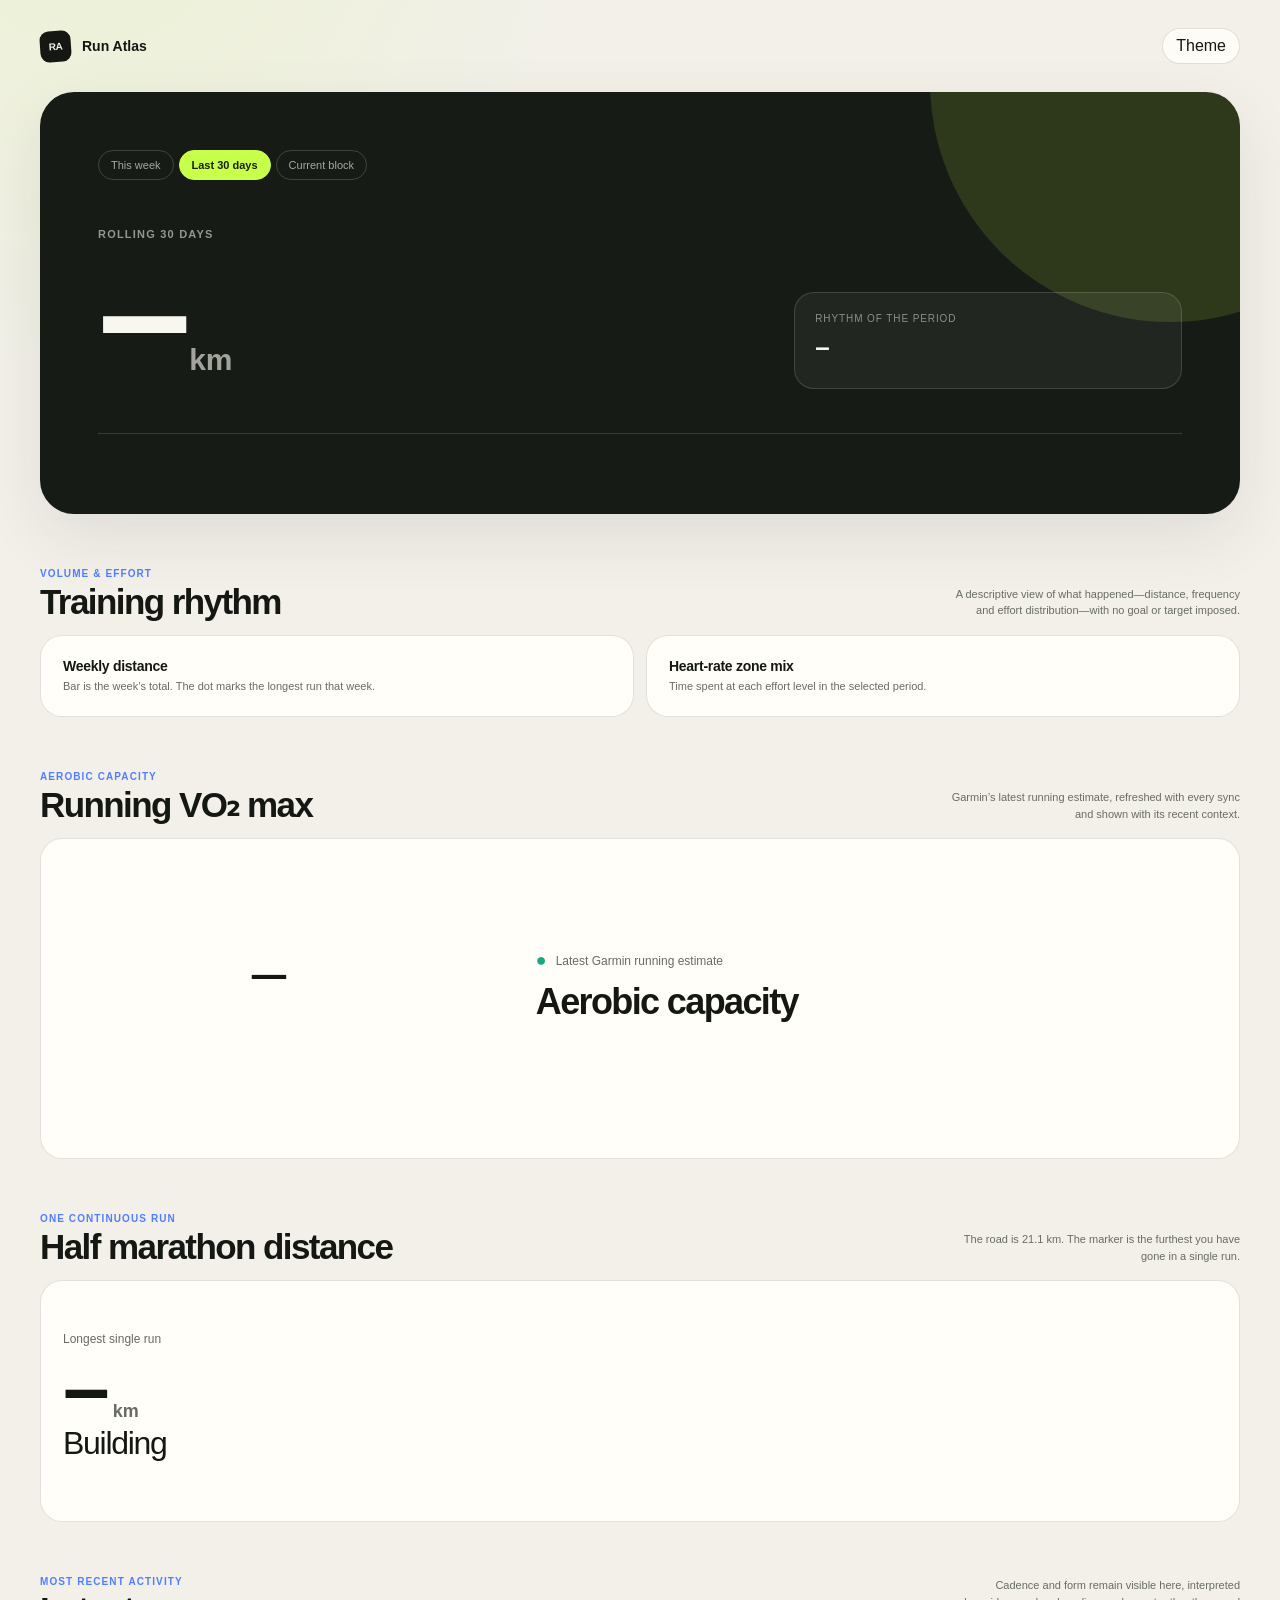
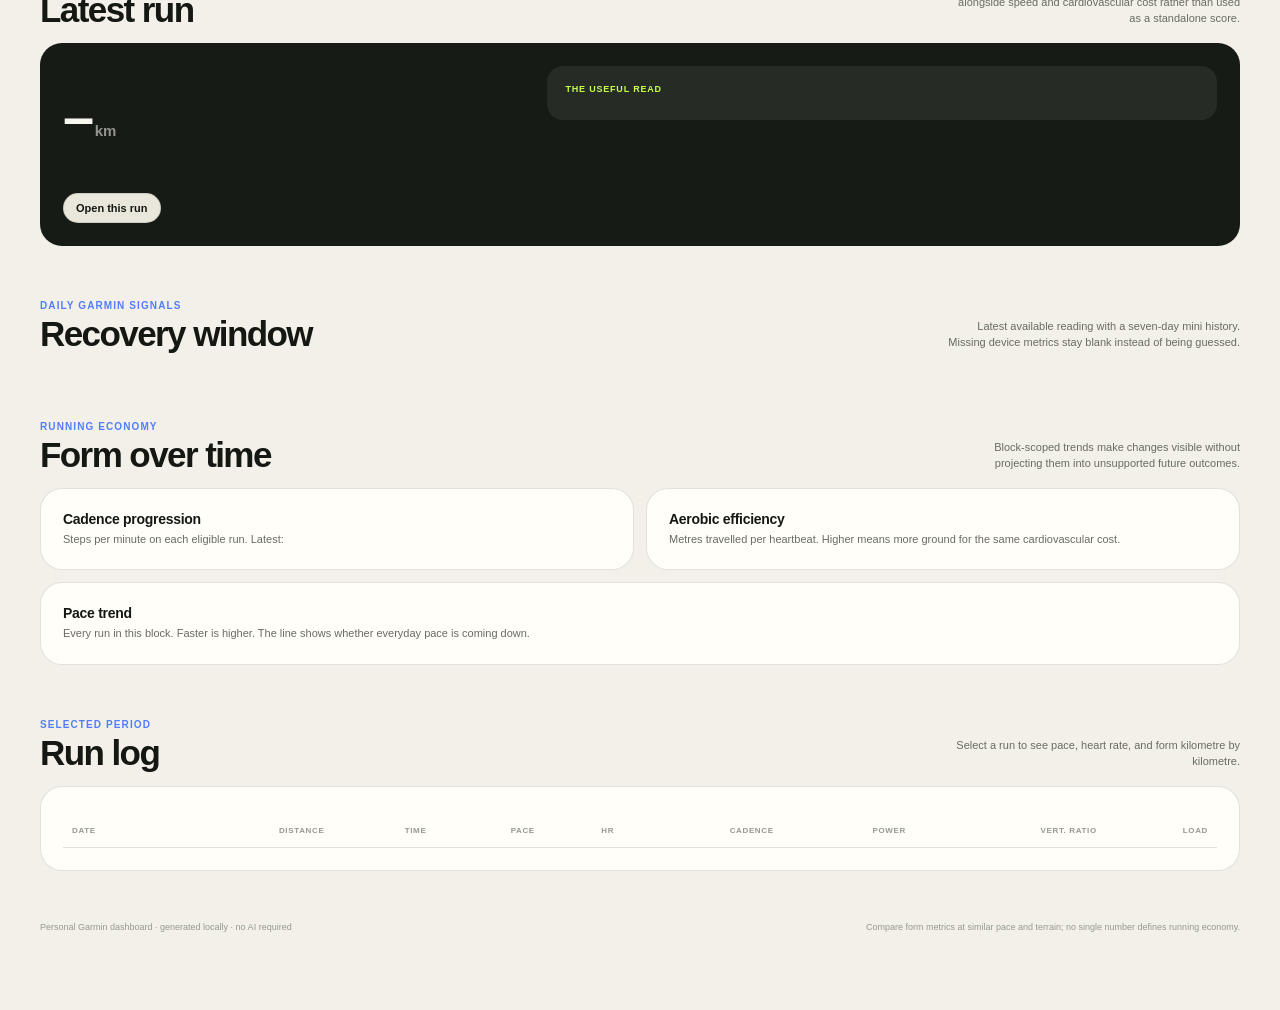
<file: dashboard_template.html>
<!doctype html>
<html lang="en">
<head>
<meta charset="utf-8">
<meta name="viewport" content="width=device-width, initial-scale=1">
<title>Run Atlas</title>
<style>
  :root {
    color-scheme: light;
    --page: #f2f0e9;
    --surface: #fffef9;
    --surface-2: #e9e6dc;
    --ink: #151712;
    --muted: #696c63;
    --faint: #96998f;
    --line: rgba(21, 23, 18, .12);
    --hero: #171b16;
    --hero-ink: #f7f7ef;
    --lime: #c7ff4a;
    --blue: #527dff;
    --teal: #1aa87d;
    --orange: #ef7e42;
    --rose: #d75b67;
    --violet: #9c78ff;
    --shadow: 0 22px 65px rgba(31, 34, 27, .09);
    --radius: 22px;
  }
  :root[data-theme="dark"] {
    color-scheme: dark;
    --page: #101210;
    --surface: #1a1d19;
    --surface-2: #252920;
    --ink: #f2f3eb;
    --muted: #b1b5aa;
    --faint: #7d8277;
    --line: rgba(255, 255, 255, .11);
    --hero: #e9eee2;
    --hero-ink: #111510;
    --lime: #b6ed3f;
    --blue: #7898ff;
    --teal: #41c99d;
    --orange: #ff9864;
    --rose: #f17a86;
    --violet: #b59aff;
    --shadow: 0 24px 70px rgba(0, 0, 0, .28);
  }
  @media (prefers-color-scheme: dark) {
    :root:not([data-theme]) {
      color-scheme: dark;
      --page: #101210;
      --surface: #1a1d19;
      --surface-2: #252920;
      --ink: #f2f3eb;
      --muted: #b1b5aa;
      --faint: #7d8277;
      --line: rgba(255, 255, 255, .11);
      --hero: #e9eee2;
      --hero-ink: #111510;
      --lime: #b6ed3f;
      --blue: #7898ff;
      --teal: #41c99d;
      --orange: #ff9864;
      --rose: #f17a86;
      --violet: #b59aff;
      --shadow: 0 24px 70px rgba(0, 0, 0, .28);
    }
  }

  * { box-sizing: border-box; }
  html { scroll-behavior: smooth; }
  body {
    margin: 0;
    padding: 0 20px 76px;
    background:
      radial-gradient(circle at 7% -4%, color-mix(in srgb, var(--lime) 13%, transparent), transparent 30rem),
      var(--page);
    color: var(--ink);
    font-family: ui-sans-serif, -apple-system, BlinkMacSystemFont, "Segoe UI", sans-serif;
    -webkit-font-smoothing: antialiased;
  }
  button { font: inherit; }
  .wrap { width: min(1200px, 100%); margin: 0 auto; }
  .mono { font-variant-numeric: tabular-nums; }

  header { min-height: 92px; display: flex; align-items: center; gap: 14px; }
  .brand { display: flex; align-items: center; gap: 11px; font-size: 14px; font-weight: 760; }
  .brand-mark {
    width: 31px; height: 31px; display: grid; place-items: center; border-radius: 9px;
    background: var(--ink); color: var(--page); font-size: 10px; letter-spacing: -.04em;
    transform: rotate(-4deg);
  }
  .updated { color: var(--faint); font-size: 11px; }
  .spacer { flex: 1; }
  .theme-btn {
    padding: 8px 13px; border: 1px solid var(--line); border-radius: 999px;
    color: var(--ink); background: color-mix(in srgb, var(--surface) 82%, transparent); cursor: pointer;
  }

  .hero {
    position: relative; overflow: hidden; padding: clamp(26px, 5vw, 58px);
    background: var(--hero); color: var(--hero-ink); border-radius: 34px; box-shadow: var(--shadow);
  }
  .hero::after {
    content: ""; position: absolute; width: 480px; height: 480px; border-radius: 50%;
    right: -170px; top: -250px; background: var(--lime); opacity: .13;
  }
  .periods { position: relative; z-index: 2; display: flex; gap: 5px; flex-wrap: wrap; margin-bottom: 48px; }
  .periods button {
    border: 1px solid color-mix(in srgb, var(--hero-ink) 18%, transparent);
    border-radius: 999px; padding: 8px 12px; color: color-mix(in srgb, var(--hero-ink) 64%, transparent);
    background: transparent; font-size: 11px; cursor: pointer;
  }
  .periods button.active { color: #17200b; background: var(--lime); border-color: var(--lime); font-weight: 760; }
  .hero-grid { position: relative; z-index: 1; display: grid; grid-template-columns: 1.25fr .75fr; gap: 50px; align-items: end; }
  .hero-eyebrow { color: color-mix(in srgb, var(--hero-ink) 56%, transparent); font-size: 11px; font-weight: 800; letter-spacing: .11em; text-transform: uppercase; }
  .distance {
    display: flex; align-items: end; gap: 12px; margin: 12px 0 16px;
    font-size: clamp(86px, 15vw, 168px); line-height: .72; font-weight: 790; letter-spacing: -.085em;
  }
  .distance span { padding-bottom: .08em; font-size: clamp(18px, 2.5vw, 30px); letter-spacing: 0; color: color-mix(in srgb, var(--hero-ink) 62%, transparent); }
  .hero-summary { color: color-mix(in srgb, var(--hero-ink) 68%, transparent); font-size: 13px; }
  .hero-aside {
    padding: 20px; border: 1px solid color-mix(in srgb, var(--hero-ink) 15%, transparent);
    border-radius: 20px; background: color-mix(in srgb, var(--hero-ink) 5%, transparent);
  }
  .aside-label { color: color-mix(in srgb, var(--hero-ink) 50%, transparent); font-size: 10px; letter-spacing: .09em; text-transform: uppercase; }
  .aside-value { margin: 8px 0 5px; font-size: 26px; font-weight: 720; letter-spacing: -.035em; }
  .aside-sub { color: color-mix(in srgb, var(--hero-ink) 58%, transparent); font-size: 11px; line-height: 1.5; }
  .hero-stats {
    position: relative; z-index: 1; display: grid; grid-template-columns: repeat(5, 1fr);
    margin-top: 44px; padding-top: 22px; border-top: 1px solid color-mix(in srgb, var(--hero-ink) 15%, transparent);
  }
  .hero-stat { padding-right: 14px; }
  .hero-stat .label { color: color-mix(in srgb, var(--hero-ink) 46%, transparent); font-size: 9px; letter-spacing: .08em; text-transform: uppercase; }
  .hero-stat .value { margin-top: 5px; font-size: clamp(17px, 2vw, 23px); font-weight: 680; letter-spacing: -.02em; }
  .hero-stat .sub { margin-top: 3px; color: color-mix(in srgb, var(--hero-ink) 42%, transparent); font-size: 9px; }

  .section { margin-top: 54px; }
  .section-head { display: flex; justify-content: space-between; align-items: end; gap: 24px; margin-bottom: 16px; }
  .kicker { color: var(--blue); font-size: 10px; font-weight: 820; letter-spacing: .11em; text-transform: uppercase; }
  h2 { margin: 5px 0 0; font-size: clamp(25px, 3vw, 35px); line-height: 1; letter-spacing: -.045em; }
  .section-note { max-width: 48ch; color: var(--muted); font-size: 11px; line-height: 1.5; text-align: right; }
  .card { padding: 22px; border: 1px solid var(--line); border-radius: var(--radius); background: var(--surface); }
  .card-title { font-size: 14px; font-weight: 740; letter-spacing: -.02em; }
  .card-sub { margin-top: 4px; color: var(--muted); font-size: 11px; line-height: 1.5; }
  .grid-2 { display: grid; grid-template-columns: repeat(2, minmax(0, 1fr)); gap: 12px; }

  .chart { display: block; width: 100%; height: auto; margin-top: 17px; overflow: visible; }
  .grid-line { stroke: var(--line); stroke-width: 1; }
  .axis-label { fill: var(--faint); font-size: 9px; }
  .trend-line { fill: none; stroke-linecap: round; stroke-linejoin: round; stroke-width: 3; }
  .chart-caption { display: flex; justify-content: space-between; gap: 12px; margin-top: 7px; color: var(--muted); font-size: 10px; }

  .easy-share { display: flex; align-items: end; gap: 12px; margin-top: 16px; }
  .easy-share-value { font-size: clamp(48px, 6vw, 72px); line-height: .82; font-weight: 760; letter-spacing: -.06em; }
  .easy-share-label { max-width: 18ch; padding-bottom: 6px; color: var(--muted); font-size: 12px; line-height: 1.35; }
  .zone-track { display: flex; gap: 3px; height: 16px; margin: 18px 0 18px; border-radius: 999px; overflow: hidden; background: var(--surface-2); }
  .zone-segment { min-width: 2px; height: 100%; }
  .zone-legend { display: grid; grid-template-columns: repeat(3, 1fr); gap: 10px; }
  .zone-item { font-size: 10px; color: var(--muted); }
  .zone-item strong { display: block; margin-bottom: 3px; color: var(--ink); font-size: 18px; }
  .swatch { display: inline-block; width: 7px; height: 7px; margin-right: 5px; border-radius: 2px; }

  .vo2-card {
    display: grid; grid-template-columns: minmax(280px, .75fr) minmax(0, 1.25fr);
    gap: clamp(26px, 5vw, 64px); align-items: center; overflow: hidden;
  }
  .vo2-gauge-wrap { position: relative; width: min(330px, 100%); margin: 0 auto; }
  .vo2-gauge { display: block; width: 100%; height: auto; overflow: visible; }
  .vo2-gauge path { fill: none; stroke-width: 12; }
  .vo2-marker { stroke: var(--surface); stroke-width: 4; }
  .vo2-reading {
    position: absolute; inset: 29% 0 auto; display: flex; flex-direction: column;
    align-items: center; pointer-events: none;
  }
  .vo2-reading strong { font-size: 62px; line-height: 1; font-weight: 530; letter-spacing: -.055em; }
  .vo2-reading span { margin-top: 12px; font-size: 18px; }
  .long-card {
    display: grid; grid-template-columns: minmax(180px, .4fr) minmax(0, 1.6fr);
    gap: clamp(20px, 4vw, 48px); align-items: center;
  }
  .long-kicker { color: var(--muted); font-size: 12px; }
  .long-distance {
    display: flex; align-items: end; gap: 8px; margin: 8px 0 6px;
    font-size: clamp(56px, 8vw, 84px); line-height: .8; font-weight: 720; letter-spacing: -.06em;
  }
  .long-distance span { padding-bottom: .12em; font-size: 18px; letter-spacing: 0; color: var(--muted); font-weight: 560; }
  .long-status { font-size: clamp(22px, 3vw, 32px); letter-spacing: -.04em; line-height: 1.05; }
  .long-note { margin-top: 10px; color: var(--muted); font-size: 13px; }
  .long-road { display: block; width: 100%; height: auto; overflow: visible; }
  .long-road-base { fill: var(--surface-2); }
  .long-road-fill { }
  .long-tick { stroke: var(--faint); stroke-width: 1.5; }
  .long-tick-label { fill: var(--faint); font-size: 11px; }

  .vo2-title { display: flex; align-items: center; gap: 9px; color: var(--muted); font-size: 12px; }
  .vo2-title-mark { color: var(--teal); font-size: 18px; }
  .vo2-context h3 { margin: 10px 0 8px; font-size: clamp(25px, 3vw, 36px); letter-spacing: -.045em; }
  .vo2-copy { max-width: 58ch; color: var(--muted); font-size: 12px; line-height: 1.6; }
  .vo2-facts { display: grid; grid-template-columns: repeat(2, minmax(0, 1fr)); gap: 10px; margin-top: 24px; }
  .vo2-fact { padding: 13px 14px; border-radius: 14px; background: var(--surface-2); }
  .vo2-fact .label { color: var(--faint); font-size: 9px; letter-spacing: .07em; text-transform: uppercase; }
  .vo2-fact .value { margin-top: 5px; font-size: 17px; font-weight: 690; letter-spacing: -.025em; }

  .latest-card {
    display: grid; grid-template-columns: minmax(0, .8fr) minmax(0, 1.2fr); gap: 38px;
    color: var(--hero-ink); background: var(--hero);
  }
  .latest-card .kicker { color: var(--lime); }
  .latest-distance { margin: 18px 0 3px; font-size: 56px; font-weight: 760; letter-spacing: -.065em; }
  .latest-distance span { font-size: 15px; letter-spacing: 0; color: color-mix(in srgb, var(--hero-ink) 55%, transparent); }
  .latest-title { color: color-mix(in srgb, var(--hero-ink) 62%, transparent); font-size: 12px; }
  .latest-stat-grid { display: grid; grid-template-columns: repeat(2, 1fr); gap: 18px 12px; margin-top: 28px; }
  .latest-stat .label { color: color-mix(in srgb, var(--hero-ink) 43%, transparent); font-size: 9px; text-transform: uppercase; letter-spacing: .08em; }
  .latest-stat .value { margin-top: 3px; font-size: 18px; font-weight: 670; }
  .read-card { padding: 18px; border-radius: 16px; background: color-mix(in srgb, var(--hero-ink) 7%, transparent); }
  .read-label { color: var(--lime); font-size: 9px; font-weight: 820; letter-spacing: .09em; text-transform: uppercase; }
  .read-text { margin-top: 8px; color: color-mix(in srgb, var(--hero-ink) 78%, transparent); font-size: 12px; line-height: 1.6; }
  .economy-grid { display: grid; grid-template-columns: repeat(3, 1fr); gap: 8px; margin-top: 14px; }
  .economy {
    min-height: 100px; padding: 13px; border-radius: 14px;
    border: 1px solid color-mix(in srgb, var(--hero-ink) 12%, transparent);
  }
  .economy .label { color: color-mix(in srgb, var(--hero-ink) 45%, transparent); font-size: 9px; }
  .economy .value { margin-top: 8px; font-size: 22px; font-weight: 690; }
  .economy .value span { font-size: 10px; color: color-mix(in srgb, var(--hero-ink) 48%, transparent); }
  .economy .delta { margin-top: 4px; color: color-mix(in srgb, var(--hero-ink) 50%, transparent); font-size: 9px; }
  .economy .delta.good { color: var(--lime); }
  .economy .delta.watch { color: var(--orange); }

  .recovery-grid { display: grid; grid-template-columns: repeat(6, minmax(0, 1fr)); gap: 10px; }
  .recovery-card { min-height: 152px; padding: 16px; border: 1px solid var(--line); border-radius: 18px; background: var(--surface); }
  .recovery-label { min-height: 28px; color: var(--muted); font-size: 10px; line-height: 1.35; }
  .recovery-value { margin-top: 11px; font-size: 28px; font-weight: 730; letter-spacing: -.045em; }
  .recovery-value span { font-size: 10px; color: var(--muted); letter-spacing: 0; }
  .recovery-sub { margin-top: 5px; color: var(--faint); font-size: 9px; line-height: 1.4; }
  .mini-bars { display: flex; align-items: end; gap: 3px; height: 27px; margin-top: 14px; }
  .mini-bars i { flex: 1; min-width: 2px; border-radius: 2px 2px 0 0; background: var(--blue); opacity: .65; }
  .empty-value { color: var(--faint); }

  .table-wrap { overflow-x: auto; }
  table { width: 100%; border-collapse: collapse; margin-top: 5px; font-size: 11px; }
  th, td { padding: 12px 9px; border-bottom: 1px solid var(--line); white-space: nowrap; text-align: left; }
  th { color: var(--faint); font-size: 8px; font-weight: 780; letter-spacing: .08em; text-transform: uppercase; }
  td.num, th.num { text-align: right; font-variant-numeric: tabular-nums; }
  tbody tr:first-child { background: color-mix(in srgb, var(--lime) 11%, transparent); }
  tbody tr.run-row { cursor: pointer; }
  tbody tr.run-row:hover { background: color-mix(in srgb, var(--blue) 10%, transparent); }
  tbody tr.run-row:focus-visible { outline: 2px solid var(--blue); outline-offset: -2px; }
  tbody tr:last-child td { border-bottom: 0; }
  .latest-tag { margin-left: 5px; color: var(--teal); font-size: 8px; font-weight: 800; text-transform: uppercase; }
  .open-run {
    margin-top: 16px; padding: 8px 12px; border: 1px solid var(--line); border-radius: 999px;
    background: var(--surface-2); color: var(--ink); cursor: pointer; font-size: 11px; font-weight: 700;
  }
  .run-sheet { position: fixed; inset: 0; z-index: 30; }
  .run-sheet[hidden] { display: none; }
  .run-sheet-backdrop { position: absolute; inset: 0; background: rgba(16, 18, 16, .55); }
  .run-sheet-panel {
    position: absolute; top: 0; right: 0; bottom: 0; width: min(760px, 100%);
    overflow: auto; padding: 22px 22px 48px; background: var(--page); color: var(--ink);
    box-shadow: var(--shadow);
  }
  .run-sheet-top { display: flex; justify-content: space-between; gap: 16px; align-items: start; }
  .run-sheet-kicker { color: var(--blue); font-size: 10px; font-weight: 820; letter-spacing: .11em; text-transform: uppercase; }
  .run-sheet-panel h3 { margin: 6px 0 0; font-size: clamp(28px, 4vw, 40px); letter-spacing: -.045em; }
  .run-sheet-meta { margin-top: 8px; color: var(--muted); font-size: 13px; }
  .run-close {
    padding: 8px 12px; border: 1px solid var(--line); border-radius: 999px;
    background: var(--surface); color: var(--ink); cursor: pointer;
  }
  .run-insight { margin: 22px 0; padding: 16px 18px; border-radius: 18px; background: var(--surface); border: 1px solid var(--line); font-size: 14px; line-height: 1.5; }
  .run-facts { display: grid; grid-template-columns: repeat(3, minmax(0, 1fr)); gap: 10px; margin-bottom: 8px; }
  .run-fact { padding: 12px 14px; border-radius: 14px; background: var(--surface); border: 1px solid var(--line); }
  .run-fact .label { color: var(--faint); font-size: 9px; letter-spacing: .07em; text-transform: uppercase; }
  .run-fact .value { margin-top: 4px; font-size: 18px; font-weight: 700; }
  .run-compare { width: 100%; border-collapse: collapse; margin-top: 8px; font-size: 12px; }
  .run-compare th, .run-compare td { padding: 8px 6px; border-bottom: 1px solid var(--line); text-align: left; }
  .run-compare th { color: var(--faint); font-size: 9px; letter-spacing: .06em; text-transform: uppercase; }
  .run-compare td.num, .run-compare th.num { text-align: right; }

  footer { display: flex; justify-content: space-between; gap: 20px; margin-top: 50px; color: var(--faint); font-size: 9px; line-height: 1.5; }

  @media (max-width: 900px) {
    .hero-grid, .vo2-card, .latest-card, .long-card { grid-template-columns: 1fr; }
    .hero-aside { max-width: 520px; }
    .recovery-grid { grid-template-columns: repeat(3, 1fr); }
    .economy-grid { grid-template-columns: repeat(2, 1fr); }
  }
  @media (max-width: 700px) {
    .hero-stats { grid-template-columns: repeat(3, 1fr); row-gap: 20px; }
    .grid-2 { grid-template-columns: 1fr; }
    .section-head { flex-direction: column; align-items: start; }
    .section-note { text-align: left; }
  }
  @media (max-width: 520px) {
    body { padding: 0 12px 50px; }
    header { min-height: 76px; }
    .updated { display: none; }
    .hero { padding: 24px 20px; border-radius: 24px; }
    .periods { margin-bottom: 38px; }
    .distance { font-size: 86px; }
    .hero-stats { grid-template-columns: repeat(2, 1fr); }
    .recovery-grid, .run-facts { grid-template-columns: repeat(2, 1fr); }
    .economy-grid { grid-template-columns: 1fr; }
    footer { flex-direction: column; }
  }
</style>
</head>
<body>
<div class="wrap">
  <header>
    <div class="brand"><span class="brand-mark">RA</span> Run Atlas</div>
    <span class="updated" id="updated"></span>
    <span class="spacer"></span>
    <button class="theme-btn" id="theme-btn" type="button" aria-label="Toggle color theme">Theme</button>
  </header>

  <main>
    <section class="hero" aria-labelledby="hero-label">
      <div class="periods" aria-label="Dashboard period">
        <button type="button" data-period="week">This week</button>
        <button type="button" data-period="30d" class="active">Last 30 days</button>
        <button type="button" data-period="block">Current block</button>
      </div>
      <div class="hero-grid">
        <div>
          <div class="hero-eyebrow" id="hero-label">Rolling 30 days</div>
          <div class="distance mono"><b id="hero-km">–</b><span>km</span></div>
          <div class="hero-summary" id="hero-summary"></div>
        </div>
        <div class="hero-aside">
          <div class="aside-label">Rhythm of the period</div>
          <div class="aside-value mono" id="weekly-rate">–</div>
          <div class="aside-sub" id="period-note"></div>
        </div>
      </div>
      <div class="hero-stats" id="hero-stats"></div>
    </section>

    <section class="section" aria-labelledby="momentum-title">
      <div class="section-head">
        <div><div class="kicker">Volume & effort</div><h2 id="momentum-title">Training rhythm</h2></div>
        <div class="section-note">A descriptive view of what happened—distance, frequency and effort distribution—with no goal or target imposed.</div>
      </div>
      <div class="grid-2">
        <article class="card">
          <div class="card-title">Weekly distance</div>
          <div class="card-sub">Bar is the week’s total. The dot marks the longest run that week.</div>
          <div id="weekly-chart"></div>
        </article>
        <article class="card">
          <div class="card-title">Heart-rate zone mix</div>
          <div class="card-sub" id="zone-sub">Time spent at each effort level in the selected period.</div>
          <div id="zones"></div>
        </article>
      </div>
    </section>

    <section class="section" aria-labelledby="vo2-title">
      <div class="section-head">
        <div><div class="kicker">Aerobic capacity</div><h2 id="vo2-title">Running VO₂ max</h2></div>
        <div class="section-note">Garmin’s latest running estimate, refreshed with every sync and shown with its recent context.</div>
      </div>
      <article class="card vo2-card">
        <div class="vo2-gauge-wrap">
          <svg class="vo2-gauge" id="vo2-gauge" viewBox="0 0 300 250" role="img" aria-label="Running VO2 max gauge"></svg>
          <div class="vo2-reading">
            <strong class="mono" id="vo2-value">–</strong>
            <span id="vo2-category"></span>
          </div>
        </div>
        <div class="vo2-context">
          <div class="vo2-title"><span class="vo2-title-mark">●</span> Latest Garmin running estimate</div>
          <h3 id="vo2-headline">Aerobic capacity</h3>
          <div class="vo2-copy" id="vo2-copy"></div>
          <div class="vo2-facts" id="vo2-facts"></div>
        </div>
      </article>
    </section>

    <section class="section" aria-labelledby="long-title">
      <div class="section-head">
        <div><div class="kicker">One continuous run</div><h2 id="long-title">Half marathon distance</h2></div>
        <div class="section-note">The road is 21.1 km. The marker is the furthest you have gone in a single run.</div>
      </div>
      <article class="card long-card">
        <div>
          <div class="long-kicker">Longest single run</div>
          <div class="long-distance mono"><b id="long-km">–</b><span>km</span></div>
          <div class="long-status" id="long-status">Building</div>
          <div class="long-note" id="long-note"></div>
        </div>
        <svg class="long-road" id="long-road" viewBox="0 0 680 150" role="img" aria-label="Progress of the longest run toward 21.1 kilometres"></svg>
      </article>
    </section>

    <section class="section" aria-labelledby="latest-title">
      <div class="section-head">
        <div><div class="kicker">Most recent activity</div><h2 id="latest-title">Latest run</h2></div>
        <div class="section-note">Cadence and form remain visible here, interpreted alongside speed and cardiovascular cost rather than used as a standalone score.</div>
      </div>
      <article class="card latest-card">
        <div>
          <div class="kicker" id="latest-date"></div>
          <div class="latest-distance mono"><b id="latest-km">–</b><span> km</span></div>
          <div class="latest-title" id="latest-name"></div>
          <div class="latest-stat-grid" id="latest-stats"></div>
          <button class="open-run" id="open-latest" type="button">Open this run</button>
        </div>
        <div>
          <div class="read-card">
            <div class="read-label">The useful read</div>
            <div class="read-text" id="coach-read"></div>
          </div>
          <div class="economy-grid" id="economy-grid"></div>
        </div>
      </article>
    </section>

    <section class="section" aria-labelledby="recovery-title">
      <div class="section-head">
        <div><div class="kicker">Daily Garmin signals</div><h2 id="recovery-title">Recovery window</h2></div>
        <div class="section-note" id="recovery-note">Latest available reading with a seven-day mini history. Missing device metrics stay blank instead of being guessed.</div>
      </div>
      <div class="recovery-grid" id="recovery-grid"></div>
    </section>

    <section class="section" aria-labelledby="form-title">
      <div class="section-head">
        <div><div class="kicker">Running economy</div><h2 id="form-title">Form over time</h2></div>
        <div class="section-note">Block-scoped trends make changes visible without projecting them into unsupported future outcomes.</div>
      </div>
      <div class="grid-2">
        <article class="card">
          <div class="card-title">Cadence progression</div>
          <div class="card-sub">Steps per minute on each eligible run. Latest: <strong id="cadence-latest"></strong></div>
          <div id="cadence-chart"></div>
        </article>
        <article class="card">
          <div class="card-title">Aerobic efficiency</div>
          <div class="card-sub">Metres travelled per heartbeat. Higher means more ground for the same cardiovascular cost.</div>
          <div id="efficiency-chart"></div>
        </article>
      </div>
      <article class="card" style="margin-top:12px">
        <div class="card-title">Pace trend</div>
        <div class="card-sub">Every run in this block. Faster is higher. The line shows whether everyday pace is coming down.</div>
        <div id="easy-pace-chart"></div>
      </article>
    </section>

    <section class="section" aria-labelledby="log-title">
      <div class="section-head">
        <div><div class="kicker">Selected period</div><h2 id="log-title">Run log</h2></div>
        <div class="section-note" id="log-note">Select a run to see pace, heart rate, and form kilometre by kilometre.</div>
      </div>
      <div class="card table-wrap">
        <table>
          <thead><tr>
            <th>Date</th><th class="num">Distance</th><th class="num">Time</th><th class="num">Pace</th>
            <th class="num">HR</th><th class="num">Cadence</th><th class="num">Power</th>
            <th class="num">Vert. ratio</th><th class="num">Load</th>
          </tr></thead>
          <tbody id="log-body"></tbody>
        </table>
      </div>
    </section>
  </main>

  <div id="run-sheet" class="run-sheet" hidden>
    <div class="run-sheet-backdrop" id="run-sheet-backdrop"></div>
    <div class="run-sheet-panel" role="dialog" aria-modal="true" aria-labelledby="run-sheet-title">
      <div class="run-sheet-top">
        <div>
          <div class="run-sheet-kicker">Run history</div>
          <h3 id="run-sheet-title">Run</h3>
          <div class="run-sheet-meta" id="run-sheet-meta"></div>
        </div>
        <button class="run-close" id="run-sheet-close" type="button">Close</button>
      </div>
      <div class="run-insight" id="run-sheet-insight"></div>
      <div id="run-sheet-charts"></div>
      <div class="card-title" style="margin-top:22px">That morning</div>
      <div class="card-sub">Sleep, HRV, and readiness recorded for this date. Blank means the watch did not store it.</div>
      <div class="run-facts" id="run-sheet-morning"></div>
      <div class="card-title" style="margin-top:22px">Similar distance</div>
      <div class="card-sub" id="run-sheet-similar-note">Recent runs close in distance, newest first.</div>
      <div class="card table-wrap"><table class="run-compare" id="run-sheet-similar"></table></div>
    </div>
  </div>

  <footer>
    <span>Personal Garmin dashboard · generated locally · no AI required</span>
    <span>Compare form metrics at similar pace and terrain; no single number defines running economy.</span>
  </footer>
</div>

<script id="dashboard-data" type="application/json">__DATA_JSON__</script>
<script>
function startDashboard(DATA) {
  const SNAP = DATA.snapshot;
  const LATEST = SNAP.run;
  const ANCHOR = new Date(LATEST.datetime);
  let activePeriod = '30d';

  const $ = id => document.getElementById(id);
  const sum = (rows, fn) => rows.reduce((total, row) => total + (fn(row) || 0), 0);
  const average = values => values.length ? values.reduce((a, b) => a + b, 0) / values.length : null;
  function el(tag, cls, value) {
    const node = document.createElement(tag);
    if (cls) node.className = cls;
    if (value != null) node.textContent = value;
    return node;
  }
  function fmtPace(value) {
    if (value == null) return '–';
    let minutes = Math.floor(value), seconds = Math.round((value - minutes) * 60);
    if (seconds === 60) { minutes += 1; seconds = 0; }
    return minutes + ':' + String(seconds).padStart(2, '0');
  }
  function fmtDuration(minutes) {
    if (minutes == null) return '–';
    const hours = Math.floor(minutes / 60), mins = Math.round(minutes % 60);
    return hours ? `${hours}h ${mins}m` : `${mins}m`;
  }
  function signed(value, digits) {
    if (value == null) return '–';
    return (value > 0 ? '+' : '') + value.toFixed(digits);
  }
  function shortDate(value) {
    return new Date(value + 'T12:00:00').toLocaleDateString(undefined, { day: 'numeric', month: 'short' });
  }
  function monday(date) {
    const result = new Date(date);
    result.setHours(0, 0, 0, 0);
    result.setDate(result.getDate() - ((result.getDay() + 6) % 7));
    return result;
  }
  function periodRuns(key) {
    if (key === 'block') return DATA.runs.filter(run => run.in_block);
    const start = key === 'week' ? monday(ANCHOR) : new Date(ANCHOR.getTime() - 30 * 86400000);
    return DATA.runs.filter(run => {
      const time = new Date(run.datetime);
      return time >= start && time <= ANCHOR;
    });
  }
  function weighted(rows, field, weight) {
    const valid = rows.filter(row => row[field] != null && row[weight] > 0);
    const denominator = sum(valid, row => row[weight]);
    return denominator ? sum(valid, row => row[field] * row[weight]) / denominator : null;
  }
  function aggregate(rows, key) {
    const km = sum(rows, row => row.dist_km);
    const minutes = sum(rows, row => row.dur_min);
    const comparable = rows.filter(row => row.trend_eligible);
    const dates = rows.map(row => new Date(row.datetime));
    let spanDays = key === 'week' ? 7 : key === '30d' ? 30 : dates.length
      ? Math.max(7, (Math.max(...dates) - Math.min(...dates)) / 86400000 + 1) : 7;
    const zones = [0, 0, 0, 0, 0];
    rows.forEach(row => (row.hr_zones || []).forEach((value, i) => zones[i] += value || 0));
    return {
      km, minutes, count: rows.length, zones,
      longest: rows.length ? Math.max(...rows.map(row => row.dist_km)) : 0,
      cadence: weighted(comparable, 'cadence', 'dur_min'),
      pace: weighted(comparable, 'pace', 'dist_km'),
      hr: weighted(comparable, 'avg_hr', 'dur_min'),
      elevation: sum(rows, row => row.elev_gain),
      load: sum(rows, row => row.training_load),
      weeklyRate: km / spanDays * 7
    };
  }

  function renderHero() {
    const rows = periodRuns(activePeriod);
    const stats = aggregate(rows, activePeriod);
    const labels = {
      week: `Week of ${shortDate(monday(ANCHOR).toISOString().slice(0, 10))}`,
      '30d': `Rolling 30 days ending ${shortDate(LATEST.date)}`,
      block: `Current block since ${shortDate(DATA.block_start)}`
    };
    $('hero-label').textContent = labels[activePeriod];
    $('hero-km').textContent = stats.km.toFixed(1);
    $('hero-summary').textContent = `${stats.count} runs · ${fmtDuration(stats.minutes)} moving · longest ${stats.longest.toFixed(1)} km`;
    $('weekly-rate').textContent = stats.weeklyRate.toFixed(1) + ' km / week';
    $('period-note').textContent = activePeriod === 'week'
      ? 'Calendar week, Monday through the latest recorded activity.'
      : activePeriod === '30d'
        ? 'Rolling average across the selected 30-day window.'
        : `${DATA.block_run_count} runs without a break longer than 60 days.`;

    const heroStats = $('hero-stats');
    heroStats.innerHTML = '';
    [
      ['Cadence', stats.cadence != null ? stats.cadence.toFixed(0) + ' spm' : '–', `latest ${LATEST.cadence ? LATEST.cadence.toFixed(1) : '–'}`],
      ['Average pace', stats.pace != null ? fmtPace(stats.pace) + '/km' : '–', 'distance-weighted'],
      ['Average HR', stats.hr != null ? stats.hr.toFixed(0) + ' bpm' : '–', 'time-weighted'],
      ['Elevation', stats.elevation ? Math.round(stats.elevation) + ' m' : '–', 'total ascent'],
      ['Training load', stats.load ? Math.round(stats.load).toLocaleString() : '–', 'Garmin total']
    ].forEach(([label, value, sub]) => {
      const box = el('div', 'hero-stat');
      box.appendChild(el('div', 'label', label));
      box.appendChild(el('div', 'value mono', value));
      box.appendChild(el('div', 'sub', sub));
      heroStats.appendChild(box);
    });
    renderZones(stats.zones);
    renderLog(rows);
  }

  function renderWeekly() {
    const weekly = DATA.weekly.filter(week => week.week >= DATA.block_start).slice(-12);
    const host = $('weekly-chart');
    if (!weekly.length) return;
    const W = 560, H = 225, left = 34, right = 10, top = 20, bottom = 28;
    const max = Math.max(...weekly.map(week => week.km), 1) * 1.12;
    const slot = (W - left - right) / weekly.length;
    const y = value => top + (max - value) / max * (H - top - bottom);
    const svg = document.createElementNS('http://www.w3.org/2000/svg', 'svg');
    svg.setAttribute('viewBox', `0 0 ${W} ${H}`); svg.setAttribute('class', 'chart');
    svg.setAttribute('role', 'img'); svg.setAttribute('aria-label', 'Weekly running distance');
    [0, .5, 1].forEach(ratio => {
      const gy = top + ratio * (H - top - bottom);
      const line = document.createElementNS(svg.namespaceURI, 'line');
      [['x1', left], ['x2', W - right], ['y1', gy], ['y2', gy], ['class', 'grid-line']].forEach(([k, v]) => line.setAttribute(k, v));
      svg.appendChild(line);
      const label = document.createElementNS(svg.namespaceURI, 'text');
      label.setAttribute('x', 0); label.setAttribute('y', gy + 3); label.setAttribute('class', 'axis-label');
      label.textContent = (max - ratio * max).toFixed(0); svg.appendChild(label);
    });
    weekly.forEach((week, i) => {
      const bar = document.createElementNS(svg.namespaceURI, 'rect');
      const x = left + i * slot + slot * .16, width = slot * .68;
      bar.setAttribute('x', x); bar.setAttribute('y', y(week.km));
      bar.setAttribute('width', width); bar.setAttribute('height', Math.max(1, H - bottom - y(week.km)));
      bar.setAttribute('rx', 4); bar.setAttribute('fill', i === weekly.length - 1 ? 'var(--lime)' : 'var(--blue)');
      svg.appendChild(bar);
      if (week.long > 0) {
        const mark = document.createElementNS(svg.namespaceURI, 'circle');
        mark.setAttribute('cx', x + width - 1);
        mark.setAttribute('cy', y(Math.min(week.long, week.km)));
        mark.setAttribute('r', 4);
        mark.setAttribute('fill', 'var(--ink)');
        mark.setAttribute('stroke', 'var(--surface)');
        mark.setAttribute('stroke-width', 1.5);
        svg.appendChild(mark);
      }
      if (i % 2 === 0 || i === weekly.length - 1) {
        const label = document.createElementNS(svg.namespaceURI, 'text');
        label.setAttribute('x', x + width / 2); label.setAttribute('y', H - 6);
        label.setAttribute('text-anchor', 'middle'); label.setAttribute('class', 'axis-label');
        label.textContent = week.week.slice(5); svg.appendChild(label);
      }
    });
    host.appendChild(svg);
    const caption = el('div', 'chart-caption');
    caption.appendChild(el('span', null, 'Dot = longest run'));
    caption.appendChild(el('span', 'mono', 'Latest week ' + weekly[weekly.length - 1].km.toFixed(1) + ' km'));
    host.appendChild(caption);
  }

  function renderZones(zones) {
    const host = $('zones'); host.innerHTML = '';
    const bands = [zones[0] + zones[1], zones[2], zones[3] + zones[4]];
    const total = bands.reduce((a, b) => a + b, 0);
    if (!total) {
      host.appendChild(el('div', 'card-sub', 'No heart-rate zone data in this period.'));
      return;
    }
    const easyPct = 100 * bands[0] / total;
    const share = el('div', 'easy-share');
    share.appendChild(el('div', 'easy-share-value mono', easyPct.toFixed(0) + '%'));
    share.appendChild(el('div', 'easy-share-label', 'of this period was easy. Most minutes should live here.'));
    host.appendChild(share);
    const colors = ['var(--teal)', 'var(--orange)', 'var(--rose)'];
    const labels = ['Easy · Z1–2', 'Moderate · Z3', 'Hard · Z4–5'];
    const track = el('div', 'zone-track');
    bands.forEach((value, i) => {
      const segment = el('span', 'zone-segment');
      segment.style.width = (100 * value / total) + '%'; segment.style.background = colors[i];
      track.appendChild(segment);
    });
    host.appendChild(track);
    const legend = el('div', 'zone-legend');
    bands.forEach((value, i) => {
      const item = el('div', 'zone-item');
      item.appendChild(el('strong', 'mono', (100 * value / total).toFixed(0) + '%'));
      const swatch = el('span', 'swatch'); swatch.style.background = colors[i]; item.appendChild(swatch);
      item.appendChild(document.createTextNode(labels[i])); legend.appendChild(item);
    });
    host.appendChild(legend);
  }

  function renderVo2() {
    const history = (DATA.fitness && DATA.fitness.vo2_history) || [];
    const status = DATA.training_status || {};
    const latestHistory = history.length ? history[history.length - 1] : null;
    const precise = Number(status.vo2max != null ? status.vo2max : latestHistory && latestHistory.v);
    const gauge = $('vo2-gauge');

    if (!Number.isFinite(precise)) {
      $('vo2-value').textContent = '–';
      $('vo2-category').textContent = 'Not available';
      $('vo2-copy').textContent = 'Garmin has not supplied a running VO₂ max estimate yet.';
      return;
    }

    const min = 25, max = 65, startAngle = 140, endAngle = 400;
    const angleFor = value => startAngle + (endAngle - startAngle) *
      ((Math.max(min, Math.min(max, value)) - min) / (max - min));
    const point = angle => {
      const radians = angle * Math.PI / 180;
      return { x: 150 + 100 * Math.cos(radians), y: 130 + 100 * Math.sin(radians) };
    };
    const arc = (from, to) => {
      const a = point(from), b = point(to);
      return `M ${a.x.toFixed(2)} ${a.y.toFixed(2)} A 100 100 0 ${to - from > 180 ? 1 : 0} 1 ${b.x.toFixed(2)} ${b.y.toFixed(2)}`;
    };
    const ranges = [
      [25, 35, 'var(--rose)'],
      [35, 40, 'var(--orange)'],
      [40, 45, 'var(--teal)'],
      [45, 52, 'var(--blue)'],
      [52, 65, 'var(--violet)']
    ];
    ranges.forEach(([from, to, color]) => {
      const path = document.createElementNS(gauge.namespaceURI, 'path');
      path.setAttribute('d', arc(angleFor(from) + 1.5, angleFor(to) - 1.5));
      path.setAttribute('stroke', color);
      path.setAttribute('stroke-linecap', 'butt');
      gauge.appendChild(path);
    });

    const markerPoint = point(angleFor(precise));
    const marker = document.createElementNS(gauge.namespaceURI, 'circle');
    marker.setAttribute('cx', markerPoint.x);
    marker.setAttribute('cy', markerPoint.y);
    marker.setAttribute('r', 9);
    marker.setAttribute('fill', 'var(--teal)');
    marker.setAttribute('class', 'vo2-marker');
    gauge.appendChild(marker);

    const category = precise < 35 ? 'Low' : precise < 40 ? 'Fair'
      : precise < 47 ? 'Good' : precise < 53 ? 'Excellent' : 'Superior';
    $('vo2-value').textContent = Math.round(precise);
    $('vo2-category').textContent = category;
    $('vo2-headline').textContent = `${category} aerobic estimate`;
    $('vo2-copy').textContent =
      'VO₂ max estimates how much oxygen your body can use at hard running effort. Garmin recalculates it after qualifying activities, so this card follows the newest synced estimate automatically. Display bands are general context; Garmin’s exact classification can vary with profile and age.';

    const first = history.length ? history[0].v : null;
    const latestRunValue = latestHistory ? latestHistory.v : null;
    const feedback = status.feedback
      ? status.feedback.replace(/_\d+$/, '').replaceAll('_', ' ').toLowerCase()
          .replace(/\b\w/g, letter => letter.toUpperCase())
      : null;
    const facts = [
      ['Precise estimate', precise.toFixed(1)],
      ['Latest run value', latestRunValue != null ? latestRunValue.toFixed(0) : '–'],
      ['Current block change', first != null ? signed(precise - first, 1) : '–'],
      ['Garmin status', feedback || 'Not available']
    ];
    facts.forEach(([label, value]) => {
      const fact = el('div', 'vo2-fact');
      fact.appendChild(el('div', 'label', label));
      fact.appendChild(el('div', 'value mono', value));
      $('vo2-facts').appendChild(fact);
    });
  }

  function buildCoachRead() {
    const efficiency = SNAP.economy.find(metric => metric.field === 'efficiency');
    const cadenceDelta = SNAP.cadence.delta;
    const previous = SNAP.previous_run;
    const paceDelta = previous && previous.pace && LATEST.pace ? LATEST.pace - previous.pace : null;
    let opening;
    if (cadenceDelta != null && cadenceDelta > 2 && efficiency && efficiency.delta < 0) {
      opening = `Cadence was ${cadenceDelta.toFixed(1)} spm above the recent baseline, while aerobic efficiency was ${Math.abs(efficiency.delta).toFixed(2)} m/beat lower.`;
    } else if (cadenceDelta != null && efficiency && cadenceDelta > 1 && efficiency.delta > 0) {
      opening = 'Cadence and aerobic efficiency both moved up against their recent baselines.';
    } else {
      opening = `Cadence was ${Math.abs(cadenceDelta || 0).toFixed(1)} spm ${cadenceDelta >= 0 ? 'above' : 'below'} the recent baseline.`;
    }
    const pace = paceDelta != null ? ` Pace was ${Math.abs(paceDelta * 60).toFixed(0)} sec/km ${paceDelta > 0 ? 'slower' : 'faster'} than the prior run.` : '';
    const finish = LATEST.decoupling != null ? ` Back-half pace change: ${signed(LATEST.decoupling, 1)}%.` : '';
    return opening + pace + ' Read these together rather than chasing turnover alone.' + finish;
  }

  function renderLongRun() {
    const HALF = 21.1;
    const road = $('long-road');
    const runs = DATA.runs.filter(run => run.in_block && run.dist_km);
    if (!runs.length) {
      $('long-km').textContent = '–';
      $('long-status').textContent = 'No runs yet';
      return;
    }
    const longest = runs.reduce((best, run) => {
      if (run.dist_km > best.dist_km + 0.05) return run;
      if (Math.abs(run.dist_km - best.dist_km) <= 0.05 && run.datetime > best.datetime) return run;
      return best;
    });
    const covered = Math.min(longest.dist_km, HALF);
    const done = longest.dist_km >= HALF - 0.05;
    const laps = (longest.laps || []).filter(lap => lap.avg_hr != null && lap.distance_km >= 0.4);
    let body = 'unknown';
    if (laps.length >= 4) {
      const half = Math.floor(laps.length / 2);
      const mean = rows => average(rows.map(lap => lap.avg_hr));
      const rise = mean(laps.slice(half)) - mean(laps.slice(0, half));
      body = rise >= 8 ? 'hot' : 'calm';
    }
    const color = body === 'hot' ? 'var(--orange)' : 'var(--teal)';
    $('long-km').textContent = longest.dist_km.toFixed(1);
    $('long-status').textContent = done ? 'Distance covered' : 'Still short of 21.1';
    const phrase = body === 'hot' ? 'heart rate climbed in the second half'
      : body === 'calm' ? 'finish stayed calm'
      : 'heart-rate splits were not recorded';
    $('long-note').textContent = `${shortDate(longest.date)} · ${phrase}`;

    const ns = road.namespaceURI;
    const x0 = 16, x1 = 664, y = 62, h = 28;
    const span = x1 - x0;
    const at = km => x0 + span * (km / HALF);
    const fillW = Math.max(h, span * (covered / HALF));
    const add = (tag, attrs) => {
      const node = document.createElementNS(ns, tag);
      Object.entries(attrs).forEach(([key, value]) => node.setAttribute(key, value));
      road.appendChild(node);
      return node;
    };
    add('rect', { x: x0, y: y - h / 2, width: span, height: h, rx: h / 2, class: 'long-road-base' });
    add('rect', { x: x0, y: y - h / 2, width: fillW, height: h, rx: h / 2, fill: color });
    [10, 15, 21.1].forEach(km => {
      const x = at(km);
      add('line', { x1: x, x2: x, y1: y + h / 2 + 10, y2: y + h / 2 + 18, class: 'long-tick' });
      const label = add('text', { x, y: y + h / 2 + 36, 'text-anchor': 'middle', class: 'long-tick-label' });
      label.textContent = km === 21.1 ? '21.1' : String(km);
    });
    const markerX = x0 + fillW - h / 2;
    add('circle', { cx: markerX, cy: y, r: 16, fill: color, stroke: 'var(--surface)', 'stroke-width': 4 });
    add('circle', { cx: markerX, cy: y, r: 5, fill: 'var(--surface)' });
  }

  function renderLatest() {
    $('latest-date').textContent = shortDate(LATEST.date);
    $('latest-km').textContent = LATEST.dist_km.toFixed(2);
    $('latest-name').textContent = (LATEST.name || 'Run') + ' · ' + (LATEST.te_label || 'running').replaceAll('_', ' ').toLowerCase();
    const host = $('latest-stats');
    [
      ['Time', fmtDuration(LATEST.dur_min)],
      ['Pace', LATEST.pace_str + '/km'],
      ['Cadence', LATEST.cadence ? LATEST.cadence.toFixed(1) + ' spm' : '–'],
      ['Average HR', LATEST.avg_hr ? LATEST.avg_hr.toFixed(0) + ' bpm' : '–']
    ].forEach(([label, value]) => {
      const item = el('div', 'latest-stat');
      item.appendChild(el('div', 'label', label)); item.appendChild(el('div', 'value mono', value)); host.appendChild(item);
    });
    $('coach-read').textContent = buildCoachRead();
    SNAP.economy.forEach(metric => {
      const item = el('div', 'economy');
      item.appendChild(el('div', 'label', metric.label));
      const digits = metric.field === 'efficiency' ? 2 : ['gct', 'stride_len', 'avg_power'].includes(metric.field) ? 0 : 1;
      const value = el('div', 'value mono', metric.value != null ? metric.value.toFixed(digits) : '–');
      value.appendChild(el('span', null, ' ' + metric.unit)); item.appendChild(value);
      let cls = 'delta', delta = 'No recent baseline';
      if (metric.delta != null) {
        delta = signed(metric.delta, digits) + ' vs previous 10';
        if (metric.lower_better != null && metric.delta !== 0) {
          const improved = metric.lower_better ? metric.delta < 0 : metric.delta > 0;
          cls += improved ? ' good' : ' watch';
        }
      }
      item.appendChild(el('div', cls, delta)); $('economy-grid').appendChild(item);
    });
  }

  function latestWellness(field) {
    return DATA.wellness.slice().reverse().find(day => day[field] != null);
  }
  function recentWellnessValues(field, count) {
    return DATA.wellness.filter(day => day[field] != null).slice(-count).map(day => day[field]);
  }
  function renderRecovery() {
    const configs = [
      ['Sleep score', 'sleep_score', '', 'Garmin overnight score', 'var(--violet)'],
      ['Sleep duration', 'sleep_hours', 'h', 'Total recorded sleep', 'var(--blue)'],
      ['Body battery', 'body_battery', '', 'Latest daily level', 'var(--lime)'],
      ['Resting HR', 'resting_hr', 'bpm', 'Daily resting pulse', 'var(--rose)'],
      ['HRV', 'hrv', 'ms', 'Last-night average', 'var(--teal)'],
      ['Readiness', 'readiness', '/100', 'Garmin training readiness', 'var(--orange)'],
      ['Stress', 'stress', '', 'Average daily stress', 'var(--orange)'],
      ['Steps', 'steps', '', 'Latest daily steps', 'var(--blue)'],
      ['Respiration', 'respiration', 'brpm', 'Average during sleep', 'var(--teal)'],
      ['SpO₂', 'spo2', '%', 'Average during sleep', 'var(--violet)']
    ];
    const available = configs.filter(config => latestWellness(config[1])).slice(0, 6);
    const host = $('recovery-grid');
    available.forEach(([label, field, unit, sub, color]) => {
      const record = latestWellness(field);
      const values = recentWellnessValues(field, 7);
      const card = el('article', 'recovery-card');
      card.appendChild(el('div', 'recovery-label', label));
      const raw = record[field];
      const formatted = field === 'steps' ? Math.round(raw).toLocaleString()
        : field === 'sleep_hours' ? raw.toFixed(1)
        : Number(raw).toFixed(field === 'respiration' || field === 'spo2' ? 1 : 0);
      const value = el('div', 'recovery-value mono', formatted);
      value.appendChild(el('span', null, unit ? ' ' + unit : '')); card.appendChild(value);
      card.appendChild(el('div', 'recovery-sub', `${sub} · ${shortDate(record.date)}`));
      const bars = el('div', 'mini-bars');
      const min = Math.min(...values), max = Math.max(...values);
      values.forEach(point => {
        const bar = el('i'); bar.style.background = color;
        bar.style.height = (7 + 20 * ((point - min) / (max - min || 1))) + 'px'; bars.appendChild(bar);
      });
      card.appendChild(bars); host.appendChild(card);
    });
    if (!available.length) host.appendChild(el('div', 'card empty-value', 'No recent wellness readings are available.'));
  }

  function renderTrend(hostId, field, digits, unit, color, aria) {
    const host = $(hostId);
    const rows = DATA.runs.filter(run => run.in_block && run.trend_eligible && run[field] != null).slice(-24);
    if (rows.length < 2) { host.appendChild(el('div', 'card-sub', 'Not enough readings yet.')); return; }
    const W = 560, H = 215, left = 36, right = 14, top = 20, bottom = 28;
    const values = rows.map(run => run[field]);
    let min = Math.min(...values), max = Math.max(...values), pad = (max - min || 1) * .18;
    min -= pad; max += pad;
    const x = i => left + i * ((W - left - right) / (rows.length - 1));
    const y = value => top + (max - value) / (max - min) * (H - top - bottom);
    const svg = document.createElementNS('http://www.w3.org/2000/svg', 'svg');
    svg.setAttribute('viewBox', `0 0 ${W} ${H}`); svg.setAttribute('class', 'chart');
    svg.setAttribute('role', 'img'); svg.setAttribute('aria-label', aria);
    [0, .5, 1].forEach(ratio => {
      const gy = top + ratio * (H - top - bottom), line = document.createElementNS(svg.namespaceURI, 'line');
      [['x1', left], ['x2', W-right], ['y1', gy], ['y2', gy], ['class', 'grid-line']].forEach(([k,v]) => line.setAttribute(k,v));
      svg.appendChild(line);
      const label = document.createElementNS(svg.namespaceURI, 'text');
      label.setAttribute('x', 0); label.setAttribute('y', gy + 3); label.setAttribute('class', 'axis-label');
      label.textContent = (max - ratio * (max - min)).toFixed(digits); svg.appendChild(label);
    });
    const path = document.createElementNS(svg.namespaceURI, 'path');
    path.setAttribute('d', rows.map((row, i) => `${i ? 'L' : 'M'} ${x(i).toFixed(1)} ${y(row[field]).toFixed(1)}`).join(' '));
    path.setAttribute('class', 'trend-line'); path.setAttribute('stroke', color); svg.appendChild(path);
    rows.forEach((row, i) => {
      const circle = document.createElementNS(svg.namespaceURI, 'circle');
      circle.setAttribute('cx', x(i)); circle.setAttribute('cy', y(row[field]));
      circle.setAttribute('r', i === rows.length - 1 ? 6 : 2.7);
      circle.setAttribute('fill', i === rows.length - 1 ? 'var(--lime)' : color);
      if (i === rows.length - 1) circle.setAttribute('stroke', 'var(--ink)');
      svg.appendChild(circle);
    });
    host.appendChild(svg);
    const caption = el('div', 'chart-caption');
    caption.appendChild(el('span', null, `${rows.length} recent readings`));
    caption.appendChild(el('span', 'mono', `Latest ${rows[rows.length-1][field].toFixed(digits)} ${unit}`));
    host.appendChild(caption);
  }

  function renderEasyPace() {
    const host = $('easy-pace-chart');
    const pool = DATA.runs.filter(run => run.in_block && run.trend_eligible && run.pace);
    if (pool.length < 2) { host.appendChild(el('div', 'card-sub', 'Not enough runs yet to show a pace trend.')); return; }
    const sorted = pool.map(run => run.pace).slice().sort((a, b) => a - b);
    const mid = sorted[Math.floor(sorted.length / 2)];
    const kept = pool.filter(run => run.pace > mid - 1.25);
    const rows = kept.length >= 2 ? kept : pool;
    const values = rows.map(run => run.pace);
    const n = values.length;
    const xMean = (n - 1) / 2;
    const yMean = average(values);
    let num = 0, den = 0;
    values.forEach((pace, i) => {
      num += (i - xMean) * (pace - yMean);
      den += (i - xMean) * (i - xMean);
    });
    const slope = den ? num / den : 0;
    const trendStart = yMean - slope * xMean;
    const trendEnd = trendStart + slope * (n - 1);
    const W = 1120, H = 230, left = 42, right = 16, top = 18, bottom = 28;
    let min = Math.min(...values), max = Math.max(...values);
    const pad = Math.max(0.12, (max - min) * 0.18);
    min -= pad; max += pad;
    const x = i => left + i * ((W - left - right) / (n - 1));
    const y = value => top + (value - min) / (max - min) * (H - top - bottom);
    const svg = document.createElementNS('http://www.w3.org/2000/svg', 'svg');
    svg.setAttribute('viewBox', `0 0 ${W} ${H}`); svg.setAttribute('class', 'chart');
    svg.setAttribute('role', 'img'); svg.setAttribute('aria-label', 'Running pace trend, faster toward the top');
    [0, .5, 1].forEach(ratio => {
      const gy = top + ratio * (H - top - bottom);
      const line = document.createElementNS(svg.namespaceURI, 'line');
      [['x1', left], ['x2', W - right], ['y1', gy], ['y2', gy], ['class', 'grid-line']].forEach(([k, v]) => line.setAttribute(k, v));
      svg.appendChild(line);
      const label = document.createElementNS(svg.namespaceURI, 'text');
      label.setAttribute('x', 0); label.setAttribute('y', gy + 3); label.setAttribute('class', 'axis-label');
      label.textContent = fmtPace(min + ratio * (max - min)); svg.appendChild(label);
    });
    const trend = document.createElementNS(svg.namespaceURI, 'path');
    trend.setAttribute('d', `M ${x(0).toFixed(1)} ${y(trendStart).toFixed(1)} L ${x(n - 1).toFixed(1)} ${y(trendEnd).toFixed(1)}`);
    trend.setAttribute('fill', 'none'); trend.setAttribute('stroke', 'var(--lime)');
    trend.setAttribute('stroke-width', 2); trend.setAttribute('stroke-linecap', 'round');
    svg.appendChild(trend);
    const path = document.createElementNS(svg.namespaceURI, 'path');
    path.setAttribute('d', rows.map((row, i) => `${i ? 'L' : 'M'} ${x(i).toFixed(1)} ${y(row.pace).toFixed(1)}`).join(' '));
    path.setAttribute('class', 'trend-line'); path.setAttribute('stroke', 'var(--teal)'); path.setAttribute('opacity', '0.45');
    svg.appendChild(path);
    rows.forEach((row, i) => {
      const circle = document.createElementNS(svg.namespaceURI, 'circle');
      circle.setAttribute('cx', x(i)); circle.setAttribute('cy', y(row.pace));
      circle.setAttribute('r', i === n - 1 ? 6 : 2.6);
      circle.setAttribute('fill', i === n - 1 ? 'var(--lime)' : 'var(--teal)');
      svg.appendChild(circle);
    });
    host.appendChild(svg);
    const gained = Math.round((trendStart - trendEnd) * 60);
    const direction = gained > 3 ? `${gained} sec/km faster across the block`
      : gained < -3 ? `${Math.abs(gained)} sec/km slower across the block`
      : 'Pace is roughly flat across the block';
    const caption = el('div', 'chart-caption');
    caption.appendChild(el('span', null, direction + ' · line is the trend'));
    caption.appendChild(el('span', 'mono', `Latest ${fmtPace(values[n - 1])}/km`));
    host.appendChild(caption);
  }

  function usefulLaps(run) {
    return (run.laps || []).filter(lap => lap.pace && lap.distance_km >= 0.4);
  }

  function runInsight(run) {
    const laps = usefulLaps(run);
    if (laps.length < 2) return 'This run does not have enough splits to show how it unfolded.';
    const half = Math.floor(laps.length / 2);
    const avgField = (rows, field) => average(rows.map(row => row[field]).filter(value => value != null));
    const paceDelta = avgField(laps.slice(half), 'pace') - avgField(laps.slice(0, half), 'pace');
    const hrFront = avgField(laps.slice(0, half), 'avg_hr');
    const hrBack = avgField(laps.slice(half), 'avg_hr');
    const hrDelta = hrFront != null && hrBack != null ? hrBack - hrFront : null;
    const paceSecs = Math.abs(Math.round(paceDelta * 60));
    let text;
    if (hrDelta != null && paceDelta > 0.05 && hrDelta > 3) {
      text = `The back half slowed by ${paceSecs} sec/km while heart rate rose ${Math.round(hrDelta)} bpm. The pace got more expensive.`;
    } else if (hrDelta != null && Math.abs(paceDelta) <= 0.05 && hrDelta > 4) {
      text = `Pace held, but heart rate climbed ${Math.round(hrDelta)} bpm in the back half. Same speed, higher cost.`;
    } else if (paceDelta < -0.08 && hrDelta != null && hrDelta > 6) {
      text = `The finish was ${paceSecs} sec/km faster and heart rate jumped ${Math.round(hrDelta)} bpm. That ending was a surge.`;
    } else if (paceDelta < -0.05) {
      text = `The back half was ${paceSecs} sec/km faster than the front.`;
    } else {
      text = hrDelta == null
        ? 'Pace stayed even across the run.'
        : `Pace stayed even, with heart rate ${hrDelta >= 0 ? 'up' : 'down'} ${Math.abs(Math.round(hrDelta))} bpm in the back half.`;
    }
    let jump = null;
    for (let i = 1; i < laps.length; i++) {
      if (laps[i].avg_hr == null || laps[i - 1].avg_hr == null) continue;
      const rise = laps[i].avg_hr - laps[i - 1].avg_hr;
      if (!jump || rise > jump.rise) jump = { rise, lap: laps[i].lap };
    }
    if (jump && jump.rise >= 5) text += ` The sharpest heart-rate rise was +${Math.round(jump.rise)} bpm into km ${jump.lap}.`;
    return text;
  }

  function splitChart(points, field, options) {
    const usable = points.filter(point => point[field] != null);
    if (usable.length < 2) return null;
    const { color, aria, format, invert } = options;
    const W = 680, H = 180, left = 42, right = 10, top = 16, bottom = 26;
    const values = usable.map(point => point[field]);
    let min = Math.min(...values), max = Math.max(...values);
    const pad = (max - min || 1) * .15;
    min -= pad; max += pad;
    const x = i => left + (usable.length === 1 ? 0 : i * ((W - left - right) / (usable.length - 1)));
    const y = value => invert
      ? top + (value - min) / (max - min) * (H - top - bottom)
      : top + (max - value) / (max - min) * (H - top - bottom);
    const svg = document.createElementNS('http://www.w3.org/2000/svg', 'svg');
    svg.setAttribute('viewBox', `0 0 ${W} ${H}`); svg.setAttribute('class', 'chart');
    svg.setAttribute('role', 'img'); svg.setAttribute('aria-label', aria);
    [0, 1].forEach(ratio => {
      const gy = top + ratio * (H - top - bottom);
      const line = document.createElementNS(svg.namespaceURI, 'line');
      [['x1', left], ['x2', W - right], ['y1', gy], ['y2', gy], ['class', 'grid-line']].forEach(([k, v]) => line.setAttribute(k, v));
      svg.appendChild(line);
      const label = document.createElementNS(svg.namespaceURI, 'text');
      label.setAttribute('x', 0); label.setAttribute('y', gy + 3); label.setAttribute('class', 'axis-label');
      const axisValue = invert ? min + ratio * (max - min) : max - ratio * (max - min);
      label.textContent = format(axisValue); svg.appendChild(label);
    });
    const path = document.createElementNS(svg.namespaceURI, 'path');
    path.setAttribute('d', usable.map((point, i) => `${i ? 'L' : 'M'} ${x(i).toFixed(1)} ${y(point[field]).toFixed(1)}`).join(' '));
    path.setAttribute('class', 'trend-line'); path.setAttribute('stroke', color); svg.appendChild(path);
    usable.forEach((point, i) => {
      const dot = document.createElementNS(svg.namespaceURI, 'circle');
      dot.setAttribute('cx', x(i)); dot.setAttribute('cy', y(point[field])); dot.setAttribute('r', 3.5);
      dot.setAttribute('fill', 'var(--surface)'); dot.setAttribute('stroke', color); dot.setAttribute('stroke-width', 2);
      svg.appendChild(dot);
      if (usable.length <= 14 || i % 2 === 0 || i === usable.length - 1) {
        const label = document.createElementNS(svg.namespaceURI, 'text');
        label.setAttribute('x', x(i)); label.setAttribute('y', H - 4); label.setAttribute('text-anchor', 'middle'); label.setAttribute('class', 'axis-label');
        label.textContent = point.lap; svg.appendChild(label);
      }
    });
    return svg;
  }

  function addSplitCard(host, title, sub, chart) {
    const card = el('article', 'card');
    card.style.marginTop = '12px';
    card.appendChild(el('div', 'card-title', title));
    card.appendChild(el('div', 'card-sub', sub));
    if (chart) card.appendChild(chart);
    else card.appendChild(el('div', 'card-sub', 'Not recorded on this run.'));
    host.appendChild(card);
  }

  function fact(label, value) {
    const node = el('div', 'run-fact');
    node.appendChild(el('div', 'label', label));
    node.appendChild(el('div', 'value mono', value));
    return node;
  }

  function openRun(run) {
    $('run-sheet-title').textContent = run.name || 'Run';
    $('run-sheet-meta').textContent = `${shortDate(run.date)} · ${run.dist_km.toFixed(2)} km · ${run.pace_str}/km · ${run.avg_hr ? Math.round(run.avg_hr) + ' bpm' : 'no heart rate'}`;
    $('run-sheet-insight').textContent = runInsight(run);
    const charts = $('run-sheet-charts');
    charts.innerHTML = '';
    const laps = usefulLaps(run);
    addSplitCard(charts, 'Pace by kilometre', 'Faster is higher on the chart.', splitChart(laps, 'pace', {
      color: 'var(--blue)', aria: 'Pace by kilometre', invert: true, format: value => fmtPace(value)
    }));
    addSplitCard(charts, 'Heart rate by kilometre', 'A rising line at the same pace means the run got more expensive.', splitChart(laps, 'avg_hr', {
      color: 'var(--rose)', aria: 'Heart rate by kilometre', invert: false, format: value => Math.round(value).toString()
    }));
    addSplitCard(charts, 'Cadence by kilometre', 'Look for a drop in the back half.', splitChart(laps, 'cadence', {
      color: 'var(--teal)', aria: 'Cadence by kilometre', invert: false, format: value => Math.round(value).toString()
    }));
    addSplitCard(charts, 'Ground contact by kilometre', 'Lower is lighter. A late rise means form got heavier.', splitChart(laps, 'gct', {
      color: 'var(--orange)', aria: 'Ground contact by kilometre', invert: true, format: value => Math.round(value).toString()
    }));

    const morning = (DATA.wellness || []).find(day => day.date === run.date) || {};
    const morningHost = $('run-sheet-morning');
    morningHost.innerHTML = '';
    [
      ['Sleep', morning.sleep_score != null ? morning.sleep_score.toFixed(0) : '–'],
      ['HRV', morning.hrv != null ? Math.round(morning.hrv) + ' ms' : '–'],
      ['Readiness', morning.readiness != null ? morning.readiness.toFixed(0) : '–']
    ].forEach(([label, value]) => morningHost.appendChild(fact(label, value)));

    const peers = DATA.runs.filter(other =>
      other.datetime < run.datetime && other.pace &&
      Math.abs(other.dist_km - run.dist_km) <= Math.max(1.5, run.dist_km * 0.2)
    ).slice(-5).reverse();
    const table = $('run-sheet-similar');
    table.innerHTML = '';
    const head = document.createElement('tr');
    ['Date', 'Distance', 'Pace', 'HR', 'Cadence', 'Today vs that run'].forEach((label, index) => {
      head.appendChild(el('th', index ? 'num' : '', label));
    });
    const thead = document.createElement('thead');
    thead.appendChild(head);
    table.appendChild(thead);
    const body = document.createElement('tbody');
    const thisRow = document.createElement('tr');
    [shortDate(run.date), run.dist_km.toFixed(1) + ' km', run.pace_str, run.avg_hr ? Math.round(run.avg_hr) : '–', run.cadence ? run.cadence.toFixed(0) : '–', 'This run']
      .forEach((value, index) => thisRow.appendChild(el('td', index ? 'num mono' : '', value)));
    body.appendChild(thisRow);
    peers.forEach(other => {
      const row = document.createElement('tr');
      const paceDelta = other.pace && run.pace ? Math.round((run.pace - other.pace) * 60) : null;
      const versus = paceDelta == null ? '–' : paceDelta === 0 ? 'Same pace' : `${Math.abs(paceDelta)}s ${paceDelta > 0 ? 'slower' : 'faster'}`;
      [shortDate(other.date), other.dist_km.toFixed(1) + ' km', other.pace_str, other.avg_hr ? Math.round(other.avg_hr) : '–', other.cadence ? other.cadence.toFixed(0) : '–', versus]
        .forEach((value, index) => row.appendChild(el('td', index ? 'num mono' : '', value)));
      body.appendChild(row);
    });
    table.appendChild(body);
    $('run-sheet-similar-note').textContent = peers.length
      ? 'This run is the first row. The last column says whether today was faster or slower than that earlier run.'
      : 'No earlier run was close enough in distance to compare.';
    $('run-sheet').hidden = false;
    document.body.style.overflow = 'hidden';
    $('run-sheet-close').focus();
  }

  function closeRun() {
    $('run-sheet').hidden = true;
    document.body.style.overflow = '';
  }

  function renderLaps() {
    const host = $('lap-chart'), laps = (LATEST.laps || []).filter(lap => lap.cadence != null);
    if (laps.length < 2) { host.appendChild(el('div', 'card-sub', 'No lap-level cadence recorded.')); return; }
    const W = 1120, H = 215, left = 38, right = 12, top = 22, bottom = 28;
    const values = laps.map(lap => lap.cadence), min = Math.min(...values) - 3, max = Math.max(...values) + 3;
    const x = i => left + i * ((W-left-right)/(laps.length-1)), y = v => top + (max-v)/(max-min)*(H-top-bottom);
    const svg = document.createElementNS('http://www.w3.org/2000/svg', 'svg');
    svg.setAttribute('viewBox', `0 0 ${W} ${H}`); svg.setAttribute('class', 'chart');
    svg.setAttribute('role', 'img'); svg.setAttribute('aria-label', 'Latest run cadence by lap');
    [0,.5,1].forEach(ratio => {
      const gy = top + ratio*(H-top-bottom), line = document.createElementNS(svg.namespaceURI,'line');
      [['x1',left],['x2',W-right],['y1',gy],['y2',gy],['class','grid-line']].forEach(([k,v])=>line.setAttribute(k,v));
      svg.appendChild(line);
      const label = document.createElementNS(svg.namespaceURI,'text');
      label.setAttribute('x',0); label.setAttribute('y',gy+3); label.setAttribute('class','axis-label');
      label.textContent=(max-ratio*(max-min)).toFixed(0); svg.appendChild(label);
    });
    const path = document.createElementNS(svg.namespaceURI,'path');
    path.setAttribute('d',laps.map((lap,i)=>`${i?'L':'M'} ${x(i)} ${y(lap.cadence)}`).join(' '));
    path.setAttribute('class','trend-line'); path.setAttribute('stroke','var(--blue)'); svg.appendChild(path);
    laps.forEach((lap,i)=>{
      const dot=document.createElementNS(svg.namespaceURI,'circle');
      dot.setAttribute('cx',x(i)); dot.setAttribute('cy',y(lap.cadence)); dot.setAttribute('r',4);
      dot.setAttribute('fill','var(--surface)'); dot.setAttribute('stroke','var(--blue)'); dot.setAttribute('stroke-width',2); svg.appendChild(dot);
      if (laps.length<=16 || i%2===0 || i===laps.length-1) {
        const label=document.createElementNS(svg.namespaceURI,'text');
        label.setAttribute('x',x(i)); label.setAttribute('y',H-5); label.setAttribute('text-anchor','middle'); label.setAttribute('class','axis-label');
        label.textContent=lap.lap; svg.appendChild(label);
      }
    });
    host.appendChild(svg);
    const half=Math.floor(laps.length/2), first=average(laps.slice(0,half).map(l=>l.cadence)), second=average(laps.slice(half).map(l=>l.cadence));
    const caption=el('div','chart-caption');
    caption.appendChild(el('span',null,`First half ${first.toFixed(1)} spm`));
    caption.appendChild(el('span','mono',`Back-half change ${signed(second-first,1)} spm`)); host.appendChild(caption);
  }

  function renderLog(rows) {
    const host = $('log-body'); host.innerHTML = '';
    const sorted = rows.slice().sort((a,b)=>b.datetime.localeCompare(a.datetime));
    $('log-note').textContent = `${sorted.length} runs in the selected period. Select one to see how it unfolded.`;
    sorted.forEach(run => {
      const tr=document.createElement('tr'), date=el('td',null,shortDate(run.date));
      tr.className = 'run-row';
      tr.tabIndex = 0;
      tr.setAttribute('role', 'button');
      tr.setAttribute('aria-label', `Open run on ${shortDate(run.date)}`);
      tr.addEventListener('click', () => openRun(run));
      tr.addEventListener('keydown', event => {
        if (event.key === 'Enter' || event.key === ' ') { event.preventDefault(); openRun(run); }
      });
      if(run.datetime===LATEST.datetime) date.appendChild(el('span','latest-tag','latest'));
      tr.appendChild(date);
      [
        run.dist_km.toFixed(1)+' km', fmtDuration(run.dur_min), run.pace_str+'/km',
        run.avg_hr?run.avg_hr.toFixed(0):'–', run.cadence?run.cadence.toFixed(1):'–',
        run.avg_power?run.avg_power.toFixed(0)+' W':'–', run.vert_ratio?run.vert_ratio.toFixed(1)+'%':'–',
        run.training_load?run.training_load.toFixed(0):'–'
      ].forEach(value=>tr.appendChild(el('td','num mono',value)));
      host.appendChild(tr);
    });
  }

  $('updated').textContent = `Data through ${shortDate(LATEST.date)} · ${DATA.runs.length} runs stored`;
  renderWeekly();
  renderVo2();
  renderLongRun();
  renderLatest();
  renderRecovery();
  $('cadence-latest').textContent = LATEST.cadence ? LATEST.cadence.toFixed(1) + ' spm' : '–';
  renderTrend('cadence-chart','cadence',0,'spm','var(--blue)','Cadence over the current block');
  renderTrend('efficiency-chart','efficiency',2,'m/beat','var(--teal)','Aerobic efficiency over the current block');
  renderEasyPace();
  renderHero();
  $('open-latest').addEventListener('click', () => openRun(LATEST));
  $('run-sheet-close').addEventListener('click', closeRun);
  $('run-sheet-backdrop').addEventListener('click', closeRun);
  document.addEventListener('keydown', event => {
    if (event.key === 'Escape' && !$('run-sheet').hidden) closeRun();
  });

  document.querySelectorAll('.periods button').forEach(button => button.addEventListener('click', () => {
    activePeriod = button.dataset.period;
    document.querySelectorAll('.periods button').forEach(item => item.classList.toggle('active', item === button));
    renderHero();
  }));

  (function initTheme() {
    const button = $('theme-btn');
    let saved; try { saved = localStorage.getItem('run-atlas-theme'); } catch (error) {}
    if (saved) document.documentElement.setAttribute('data-theme', saved);
    button.addEventListener('click', () => {
      const explicit = document.documentElement.getAttribute('data-theme');
      const isDark = explicit ? explicit === 'dark' : matchMedia('(prefers-color-scheme: dark)').matches;
      const next = isDark ? 'light' : 'dark';
      document.documentElement.setAttribute('data-theme', next);
      button.setAttribute('aria-pressed', String(next === 'dark'));
      try { localStorage.setItem('run-atlas-theme', next); } catch (error) {}
    });
  })();
}

window.startDashboard = startDashboard;
const embeddedDashboardData = document.getElementById('dashboard-data').textContent.trim();
if (embeddedDashboardData) {
  startDashboard(JSON.parse(embeddedDashboardData));
}
</script>
</body>
</html>
</file>
<file: docs/unlock.css>
.locked > .wrap {
  visibility: hidden;
}

.unlock-screen {
  position: fixed;
  inset: 0;
  z-index: 1000;
  display: grid;
  place-items: center;
  padding: 24px;
  background:
    radial-gradient(circle at 20% 10%, rgba(199, 255, 74, 0.13), transparent 30rem),
    #101210;
  color: #f2f3eb;
  font-family: ui-sans-serif, -apple-system, BlinkMacSystemFont, "Segoe UI", sans-serif;
}

.unlock-card {
  width: min(430px, 100%);
  padding: 30px;
  border: 1px solid rgba(255, 255, 255, 0.12);
  border-radius: 28px;
  background: #1a1d19;
  box-shadow: 0 30px 90px rgba(0, 0, 0, 0.35);
}

.unlock-mark {
  width: 48px;
  height: 48px;
  display: grid;
  place-items: center;
  border-radius: 14px;
  background: #c7ff4a;
  color: #17200b;
  font-size: 18px;
  font-weight: 900;
  transform: rotate(-4deg);
}

.unlock-card h1 {
  margin: 24px 0 8px;
  font-size: 34px;
  line-height: 1;
  letter-spacing: -0.045em;
}

.unlock-card p {
  margin: 0 0 24px;
  color: #aeb3a8;
  font-size: 13px;
  line-height: 1.55;
}

.unlock-card label {
  display: block;
  margin-bottom: 7px;
  color: #d6d9d0;
  font-size: 11px;
  font-weight: 700;
}

.unlock-row {
  display: flex;
  gap: 8px;
}

.unlock-row input {
  min-width: 0;
  flex: 1;
  padding: 13px 14px;
  border: 1px solid rgba(255, 255, 255, 0.14);
  border-radius: 12px;
  outline: none;
  background: #11130f;
  color: #fff;
  font: inherit;
}

.unlock-row input:focus {
  border-color: #c7ff4a;
  box-shadow: 0 0 0 3px rgba(199, 255, 74, 0.12);
}

.unlock-row button {
  padding: 0 17px;
  border: 0;
  border-radius: 12px;
  background: #c7ff4a;
  color: #17200b;
  font: inherit;
  font-weight: 800;
  cursor: pointer;
}

.unlock-row button:disabled {
  cursor: wait;
  opacity: 0.65;
}

.unlock-error {
  min-height: 18px;
  margin-top: 10px;
  color: #ff8d80;
  font-size: 11px;
}

.unlock-privacy {
  margin-top: 22px;
  padding-top: 18px;
  border-top: 1px solid rgba(255, 255, 255, 0.09);
  color: #7d8277;
  font-size: 10px;
  line-height: 1.5;
}
</file>
